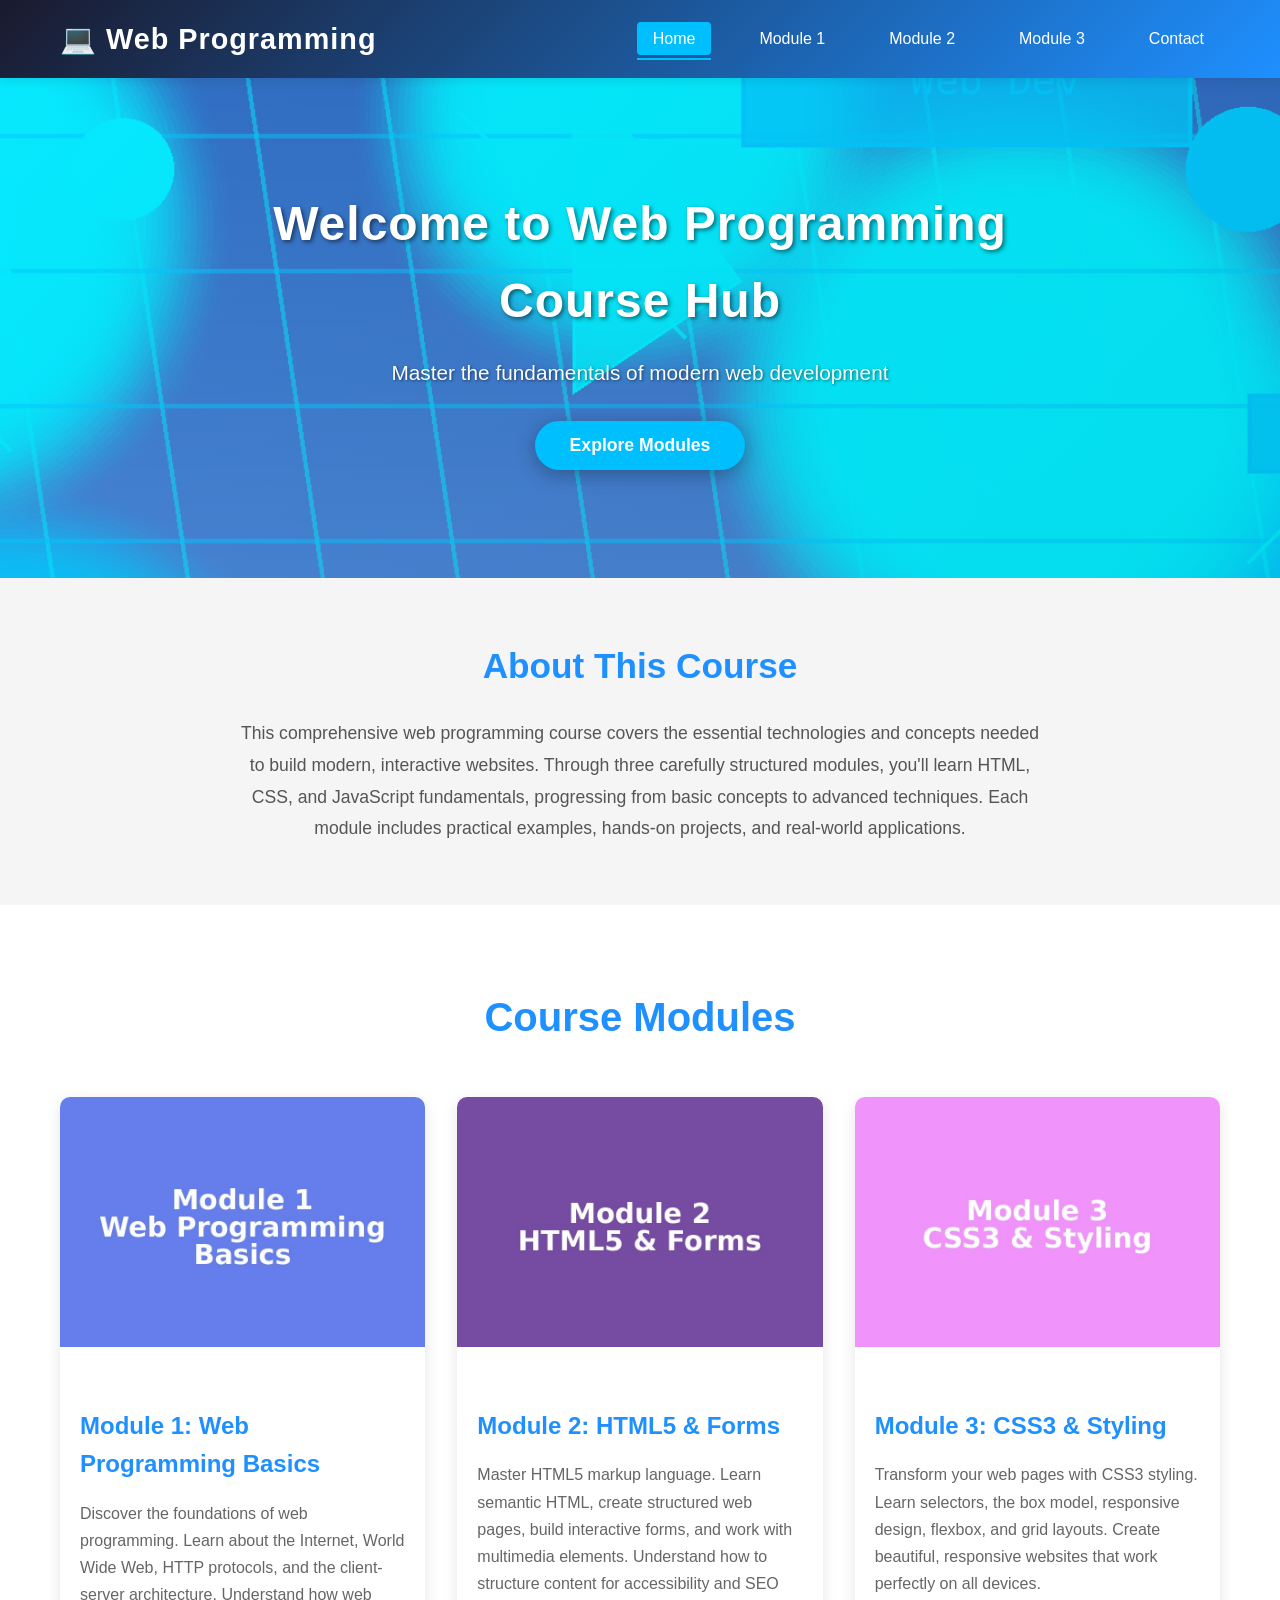
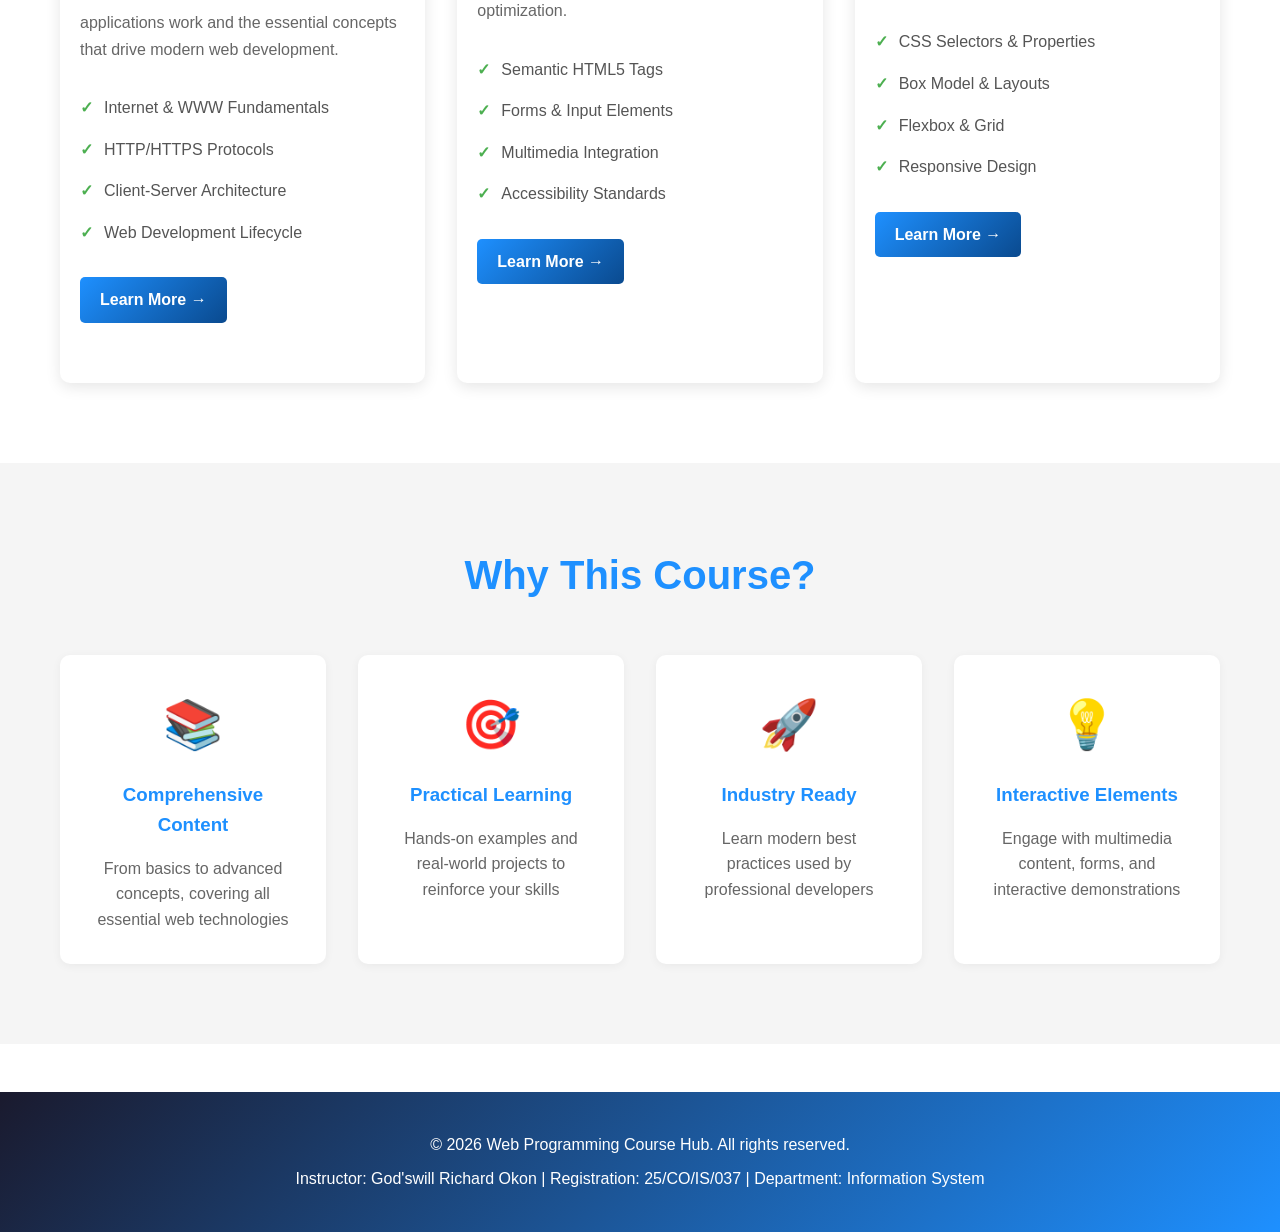
<file: index.html>
<!DOCTYPE html>
<html lang="en">
<head>
    <meta charset="UTF-8">
    <meta name="viewport" content="width=device-width, initial-scale=1.0">
    <title>Web Programming Course Hub</title>
    <link rel="stylesheet" href="css/style.css">
</head>
<body>
    <!-- Navigation Bar -->
    <nav class="navbar">
        <div class="nav-container">
            <div class="logo">
                <h1>💻 Web Programming</h1>
            </div>
            <ul class="nav-menu">
                <li><a href="index.html" class="active">Home</a></li>
                <li><a href="module1.html">Module 1</a></li>
                <li><a href="module2.html">Module 2</a></li>
                <li><a href="module3.html">Module 3</a></li>
                <li><a href="contact.html">Contact</a></li>
            </ul>
            <div class="hamburger">
                <span></span>
                <span></span>
                <span></span>
            </div>
        </div>
    </nav>

    <!-- Hero Section -->
    <section class="hero">
        <div class="hero-content">
            <h2>Welcome to Web Programming Course Hub</h2>
            <p>Master the fundamentals of modern web development</p>
            <button class="cta-button" onclick="scrollToModules()">Explore Modules</button>
        </div>
    </section>

    <!-- About Section -->
    <section class="about">
        <div class="container">
            <h2>About This Course</h2>
            <p>
                This comprehensive web programming course covers the essential technologies and concepts needed to build 
                modern, interactive websites. Through three carefully structured modules, you'll learn HTML, CSS, and JavaScript 
                fundamentals, progressing from basic concepts to advanced techniques. Each module includes practical examples, 
                hands-on projects, and real-world applications.
            </p>
        </div>
    </section>

    <!-- Modules Section -->
    <section class="modules" id="modules">
        <div class="container">
            <h2>Course Modules</h2>
            <div class="modules-grid">
                <!-- Module 1 -->
                <div class="module-card">
                    <div class="module-image">
                        <img src="images/module1.jpg" alt="Web Programming Basics">
                    </div>
                    <div class="module-content">
                        <h3>Module 1: Web Programming Basics</h3>
                        <p>
                            Discover the foundations of web programming. Learn about the Internet, World Wide Web, 
                            HTTP protocols, and the client-server architecture. Understand how web applications work 
                            and the essential concepts that drive modern web development.
                        </p>
                        <ul class="topics-list">
                            <li>Internet & WWW Fundamentals</li>
                            <li>HTTP/HTTPS Protocols</li>
                            <li>Client-Server Architecture</li>
                            <li>Web Development Lifecycle</li>
                        </ul>
                        <a href="module1.html" class="btn-learn-more">Learn More →</a>
                    </div>
                </div>

                <!-- Module 2 -->
                <div class="module-card">
                    <div class="module-image">
                        <img src="images/module2.jpg" alt="HTML5 & Forms">
                    </div>
                    <div class="module-content">
                        <h3>Module 2: HTML5 & Forms</h3>
                        <p>
                            Master HTML5 markup language. Learn semantic HTML, create structured web pages, 
                            build interactive forms, and work with multimedia elements. Understand how to structure 
                            content for accessibility and SEO optimization.
                        </p>
                        <ul class="topics-list">
                            <li>Semantic HTML5 Tags</li>
                            <li>Forms & Input Elements</li>
                            <li>Multimedia Integration</li>
                            <li>Accessibility Standards</li>
                        </ul>
                        <a href="module2.html" class="btn-learn-more">Learn More →</a>
                    </div>
                </div>

                <!-- Module 3 -->
                <div class="module-card">
                    <div class="module-image">
                        <img src="images/module3.jpg" alt="CSS3 & Styling">
                    </div>
                    <div class="module-content">
                        <h3>Module 3: CSS3 & Styling</h3>
                        <p>
                            Transform your web pages with CSS3 styling. Learn selectors, the box model, 
                            responsive design, flexbox, and grid layouts. Create beautiful, responsive websites 
                            that work perfectly on all devices.
                        </p>
                        <ul class="topics-list">
                            <li>CSS Selectors & Properties</li>
                            <li>Box Model & Layouts</li>
                            <li>Flexbox & Grid</li>
                            <li>Responsive Design</li>
                        </ul>
                        <a href="module3.html" class="btn-learn-more">Learn More →</a>
                    </div>
                </div>
            </div>
        </div>
    </section>

    <!-- Key Features Section -->
    <section class="features">
        <div class="container">
            <h2>Why This Course?</h2>
            <div class="features-grid">
                <div class="feature-box">
                    <div class="feature-icon">📚</div>
                    <h3>Comprehensive Content</h3>
                    <p>From basics to advanced concepts, covering all essential web technologies</p>
                </div>
                <div class="feature-box">
                    <div class="feature-icon">🎯</div>
                    <h3>Practical Learning</h3>
                    <p>Hands-on examples and real-world projects to reinforce your skills</p>
                </div>
                <div class="feature-box">
                    <div class="feature-icon">🚀</div>
                    <h3>Industry Ready</h3>
                    <p>Learn modern best practices used by professional developers</p>
                </div>
                <div class="feature-box">
                    <div class="feature-icon">💡</div>
                    <h3>Interactive Elements</h3>
                    <p>Engage with multimedia content, forms, and interactive demonstrations</p>
                </div>
            </div>
        </div>
    </section>

    <!-- Footer -->
    <footer class="footer">
        <div class="container">
            <p>&copy; 2026 Web Programming Course Hub. All rights reserved.</p>
            <p>Instructor: God'swill Richard Okon | Registration: 25/CO/IS/037 | Department: Information System</p>
        </div>
    </footer>

    <script src="js/script.js"></script>
</body>
</html>
</file>
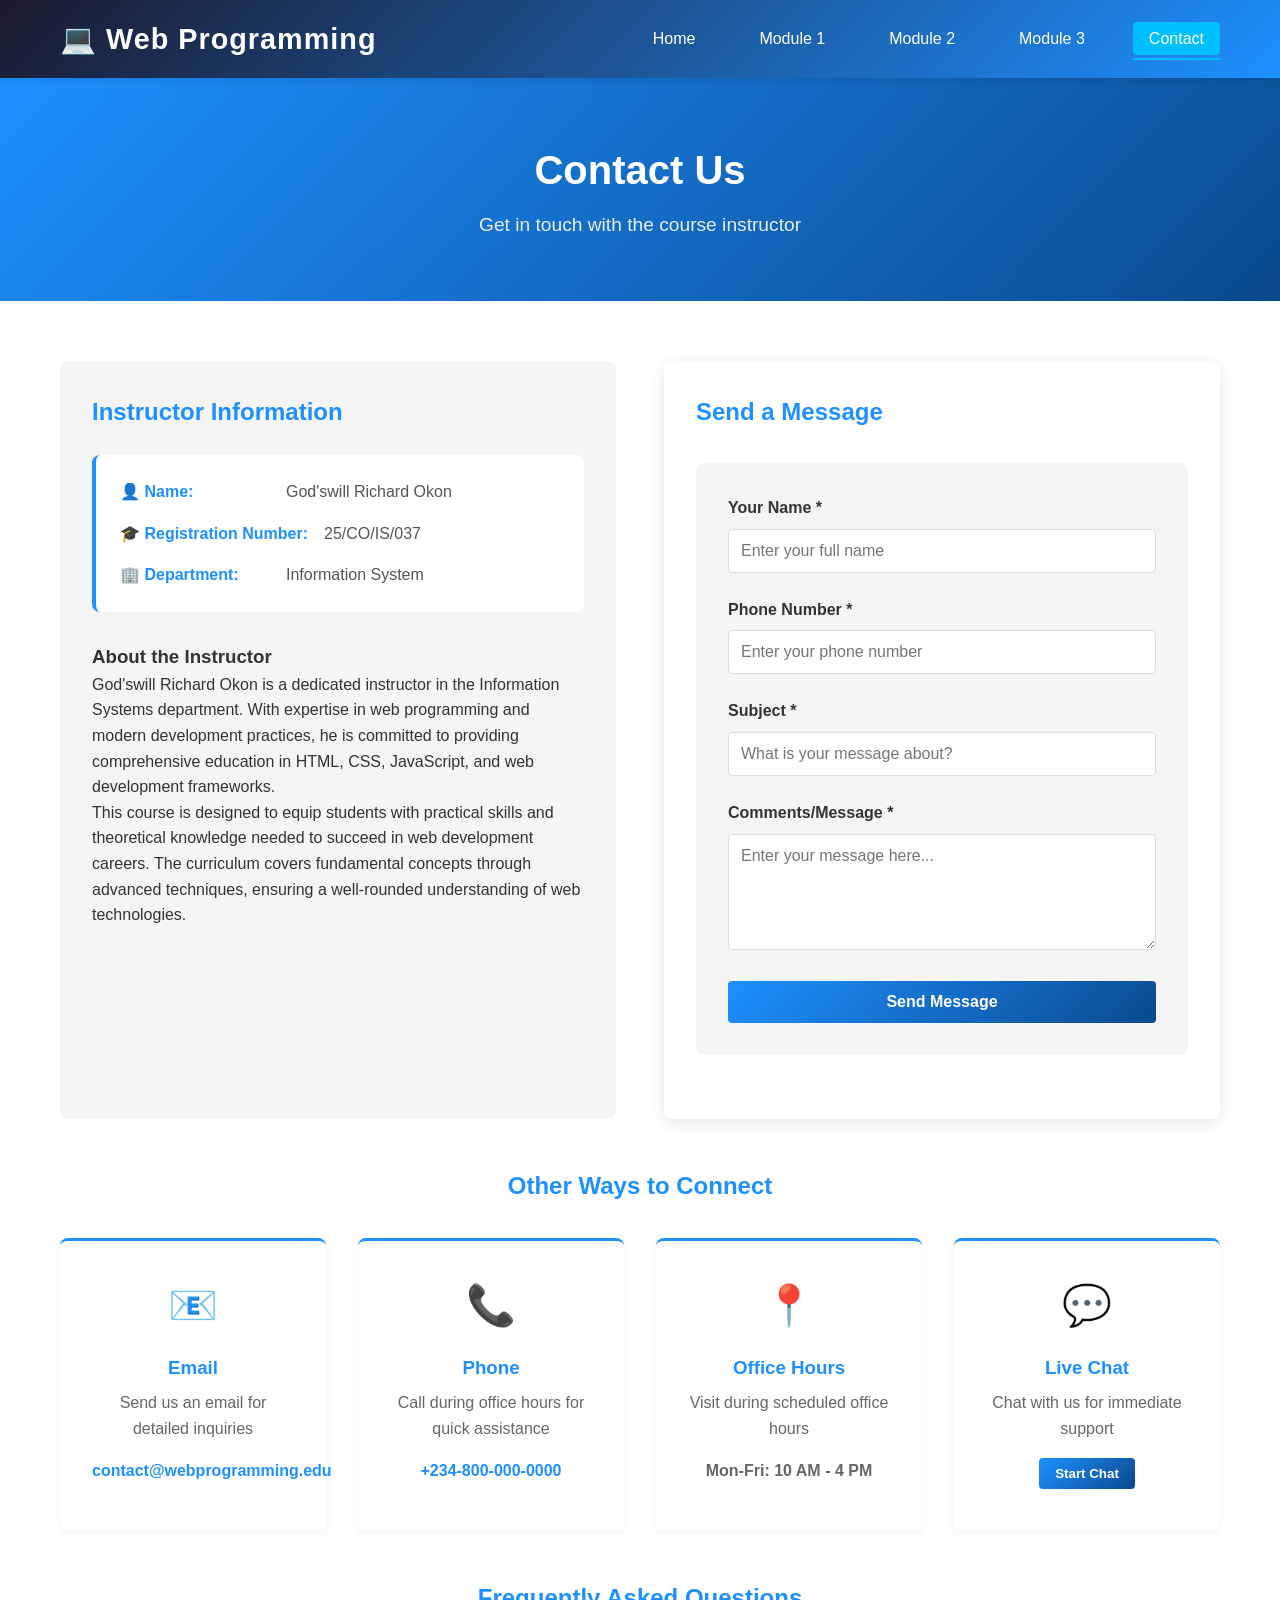
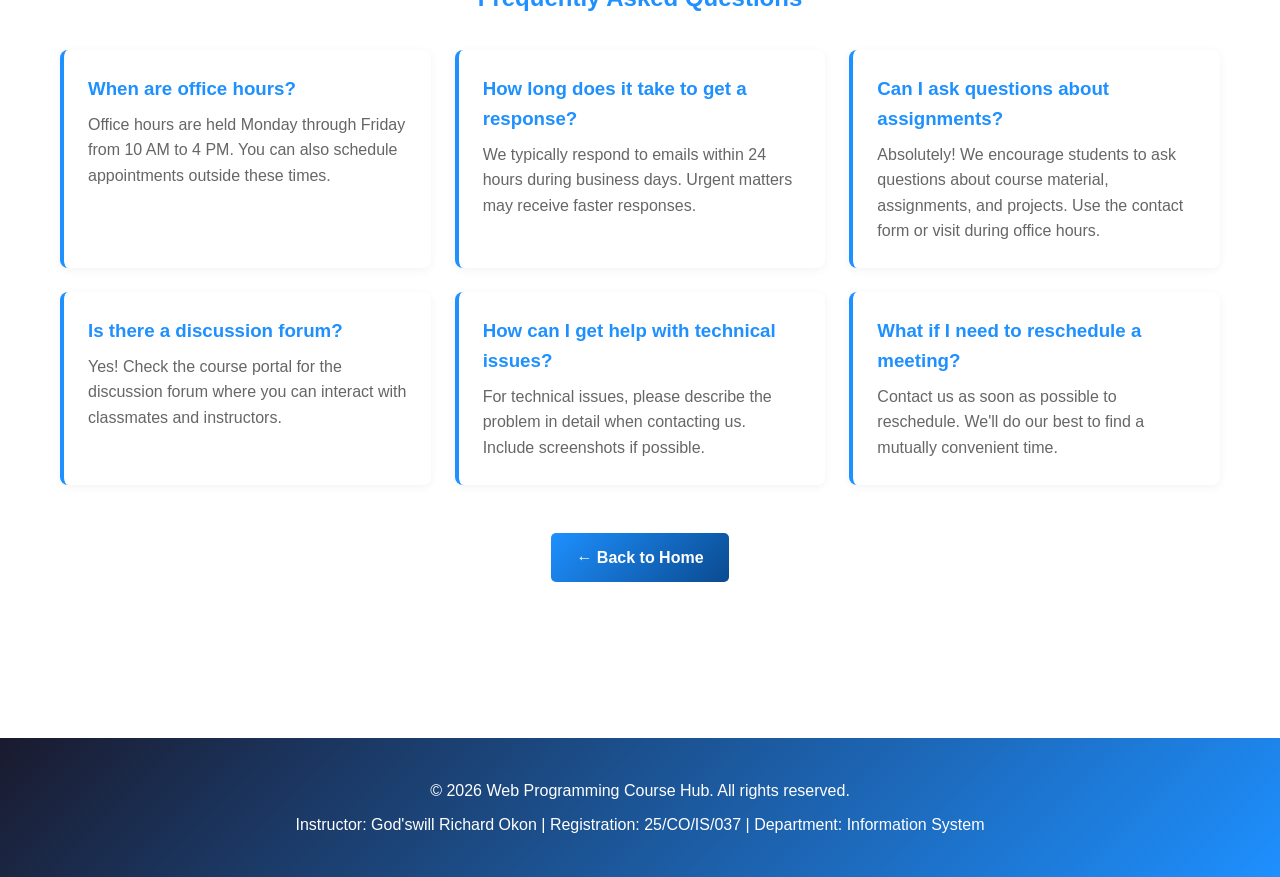
<file: contact.html>
<!DOCTYPE html>
<html lang="en">
<head>
    <meta charset="UTF-8">
    <meta name="viewport" content="width=device-width, initial-scale=1.0">
    <title>Contact - Web Programming Course</title>
    <link rel="stylesheet" href="css/style.css">
</head>
<body>
    <!-- Navigation Bar -->
    <nav class="navbar">
        <div class="nav-container">
            <div class="logo">
                <h1>💻 Web Programming</h1>
            </div>
            <ul class="nav-menu">
                <li><a href="index.html">Home</a></li>
                <li><a href="module1.html">Module 1</a></li>
                <li><a href="module2.html">Module 2</a></li>
                <li><a href="module3.html">Module 3</a></li>
                <li><a href="contact.html" class="active">Contact</a></li>
            </ul>
            <div class="hamburger">
                <span></span>
                <span></span>
                <span></span>
            </div>
        </div>
    </nav>

    <!-- Page Header -->
    <section class="module-header">
        <div class="container">
            <h1>Contact Us</h1>
            <p>Get in touch with the course instructor</p>
        </div>
    </section>

    <!-- Contact Content -->
    <section class="contact-section">
        <div class="container">
            <!-- Instructor Information -->
            <div class="contact-grid">
                <div class="instructor-info">
                    <h2>Instructor Information</h2>
                    <div class="info-card">
                        <div class="info-item">
                            <span class="info-label">👤 Name:</span>
                            <span class="info-value">God'swill Richard Okon</span>
                        </div>
                        <div class="info-item">
                            <span class="info-label">🎓 Registration Number:</span>
                            <span class="info-value">25/CO/IS/037</span>
                        </div>
                        <div class="info-item">
                            <span class="info-label">🏢 Department:</span>
                            <span class="info-value">Information System</span>
                        </div>
                    </div>

                    <h3 style="margin-top: 30px;">About the Instructor</h3>
                    <p>
                        God'swill Richard Okon is a dedicated instructor in the Information Systems department. 
                        With expertise in web programming and modern development practices, he is committed to 
                        providing comprehensive education in HTML, CSS, JavaScript, and web development frameworks.
                    </p>
                    <p>
                        This course is designed to equip students with practical skills and theoretical knowledge 
                        needed to succeed in web development careers. The curriculum covers fundamental concepts 
                        through advanced techniques, ensuring a well-rounded understanding of web technologies.
                    </p>
                </div>

                <!-- Contact Form -->
                <div class="contact-form-box">
                    <h2>Send a Message</h2>
                    <form class="contact-form" onsubmit="handleContactSubmit(event)">
                        <div class="form-group">
                            <label for="visitor-name">Your Name *</label>
                            <input 
                                type="text" 
                                id="visitor-name" 
                                name="visitor-name" 
                                placeholder="Enter your full name" 
                                required
                            >
                        </div>

                        <div class="form-group">
                            <label for="visitor-phone">Phone Number *</label>
                            <input 
                                type="tel" 
                                id="visitor-phone" 
                                name="visitor-phone" 
                                placeholder="Enter your phone number" 
                                required
                            >
                        </div>

                        <div class="form-group">
                            <label for="visitor-subject">Subject *</label>
                            <input 
                                type="text" 
                                id="visitor-subject" 
                                name="visitor-subject" 
                                placeholder="What is your message about?" 
                                required
                            >
                        </div>

                        <div class="form-group">
                            <label for="visitor-comments">Comments/Message *</label>
                            <textarea 
                                id="visitor-comments" 
                                name="visitor-comments" 
                                placeholder="Enter your message here..." 
                                rows="5" 
                                required
                            ></textarea>
                        </div>

                        <button type="submit" class="btn-submit">Send Message</button>
                    </form>
                    <div id="form-message" class="form-message"></div>
                </div>
            </div>

            <!-- Contact Methods -->
            <div class="contact-methods">
                <h2>Other Ways to Connect</h2>
                <div class="methods-grid">
                    <div class="method-card">
                        <div class="method-icon">📧</div>
                        <h3>Email</h3>
                        <p>Send us an email for detailed inquiries</p>
                        <a href="mailto:contact@webprogramming.edu" class="method-link">contact@webprogramming.edu</a>
                    </div>
                    <div class="method-card">
                        <div class="method-icon">📞</div>
                        <h3>Phone</h3>
                        <p>Call during office hours for quick assistance</p>
                        <a href="tel:+234-800-000-0000" class="method-link">+234-800-000-0000</a>
                    </div>
                    <div class="method-card">
                        <div class="method-icon">📍</div>
                        <h3>Office Hours</h3>
                        <p>Visit during scheduled office hours</p>
                        <p class="method-link">Mon-Fri: 10 AM - 4 PM</p>
                    </div>
                    <div class="method-card">
                        <div class="method-icon">💬</div>
                        <h3>Live Chat</h3>
                        <p>Chat with us for immediate support</p>
                        <button class="method-link" onclick="alert('Live chat feature coming soon!')">Start Chat</button>
                    </div>
                </div>
            </div>

            <!-- FAQ Section -->
            <div class="faq-section">
                <h2>Frequently Asked Questions</h2>
                <div class="faq-grid">
                    <div class="faq-item">
                        <h3>When are office hours?</h3>
                        <p>Office hours are held Monday through Friday from 10 AM to 4 PM. You can also schedule appointments outside these times.</p>
                    </div>
                    <div class="faq-item">
                        <h3>How long does it take to get a response?</h3>
                        <p>We typically respond to emails within 24 hours during business days. Urgent matters may receive faster responses.</p>
                    </div>
                    <div class="faq-item">
                        <h3>Can I ask questions about assignments?</h3>
                        <p>Absolutely! We encourage students to ask questions about course material, assignments, and projects. Use the contact form or visit during office hours.</p>
                    </div>
                    <div class="faq-item">
                        <h3>Is there a discussion forum?</h3>
                        <p>Yes! Check the course portal for the discussion forum where you can interact with classmates and instructors.</p>
                    </div>
                    <div class="faq-item">
                        <h3>How can I get help with technical issues?</h3>
                        <p>For technical issues, please describe the problem in detail when contacting us. Include screenshots if possible.</p>
                    </div>
                    <div class="faq-item">
                        <h3>What if I need to reschedule a meeting?</h3>
                        <p>Contact us as soon as possible to reschedule. We'll do our best to find a mutually convenient time.</p>
                    </div>
                </div>
            </div>

            <!-- Navigation -->
            <div class="module-navigation">
                <a href="index.html" class="btn-nav">← Back to Home</a>
            </div>
        </div>
    </section>

    <!-- Footer -->
    <footer class="footer">
        <div class="container">
            <p>&copy; 2026 Web Programming Course Hub. All rights reserved.</p>
            <p>Instructor: God'swill Richard Okon | Registration: 25/CO/IS/037 | Department: Information System</p>
        </div>
    </footer>

    <script src="js/script.js"></script>
</body>
</html>
</file>
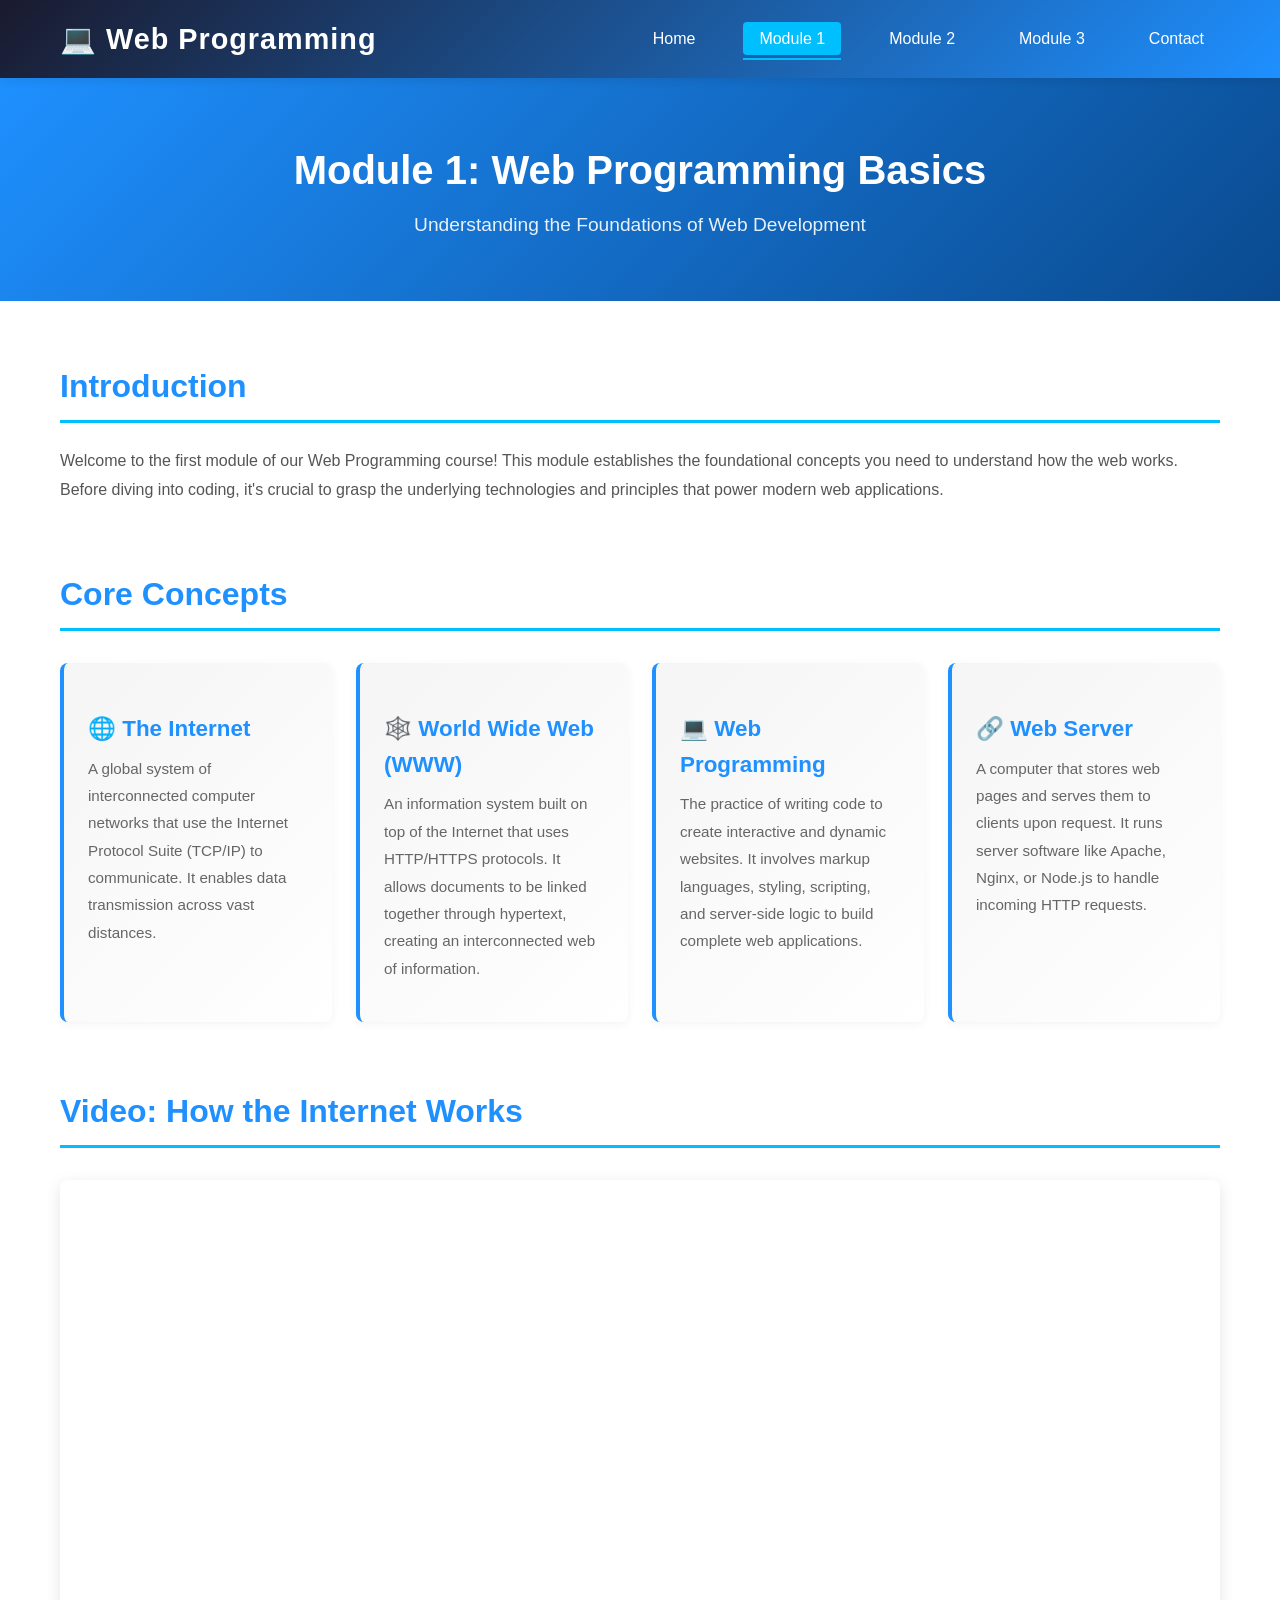
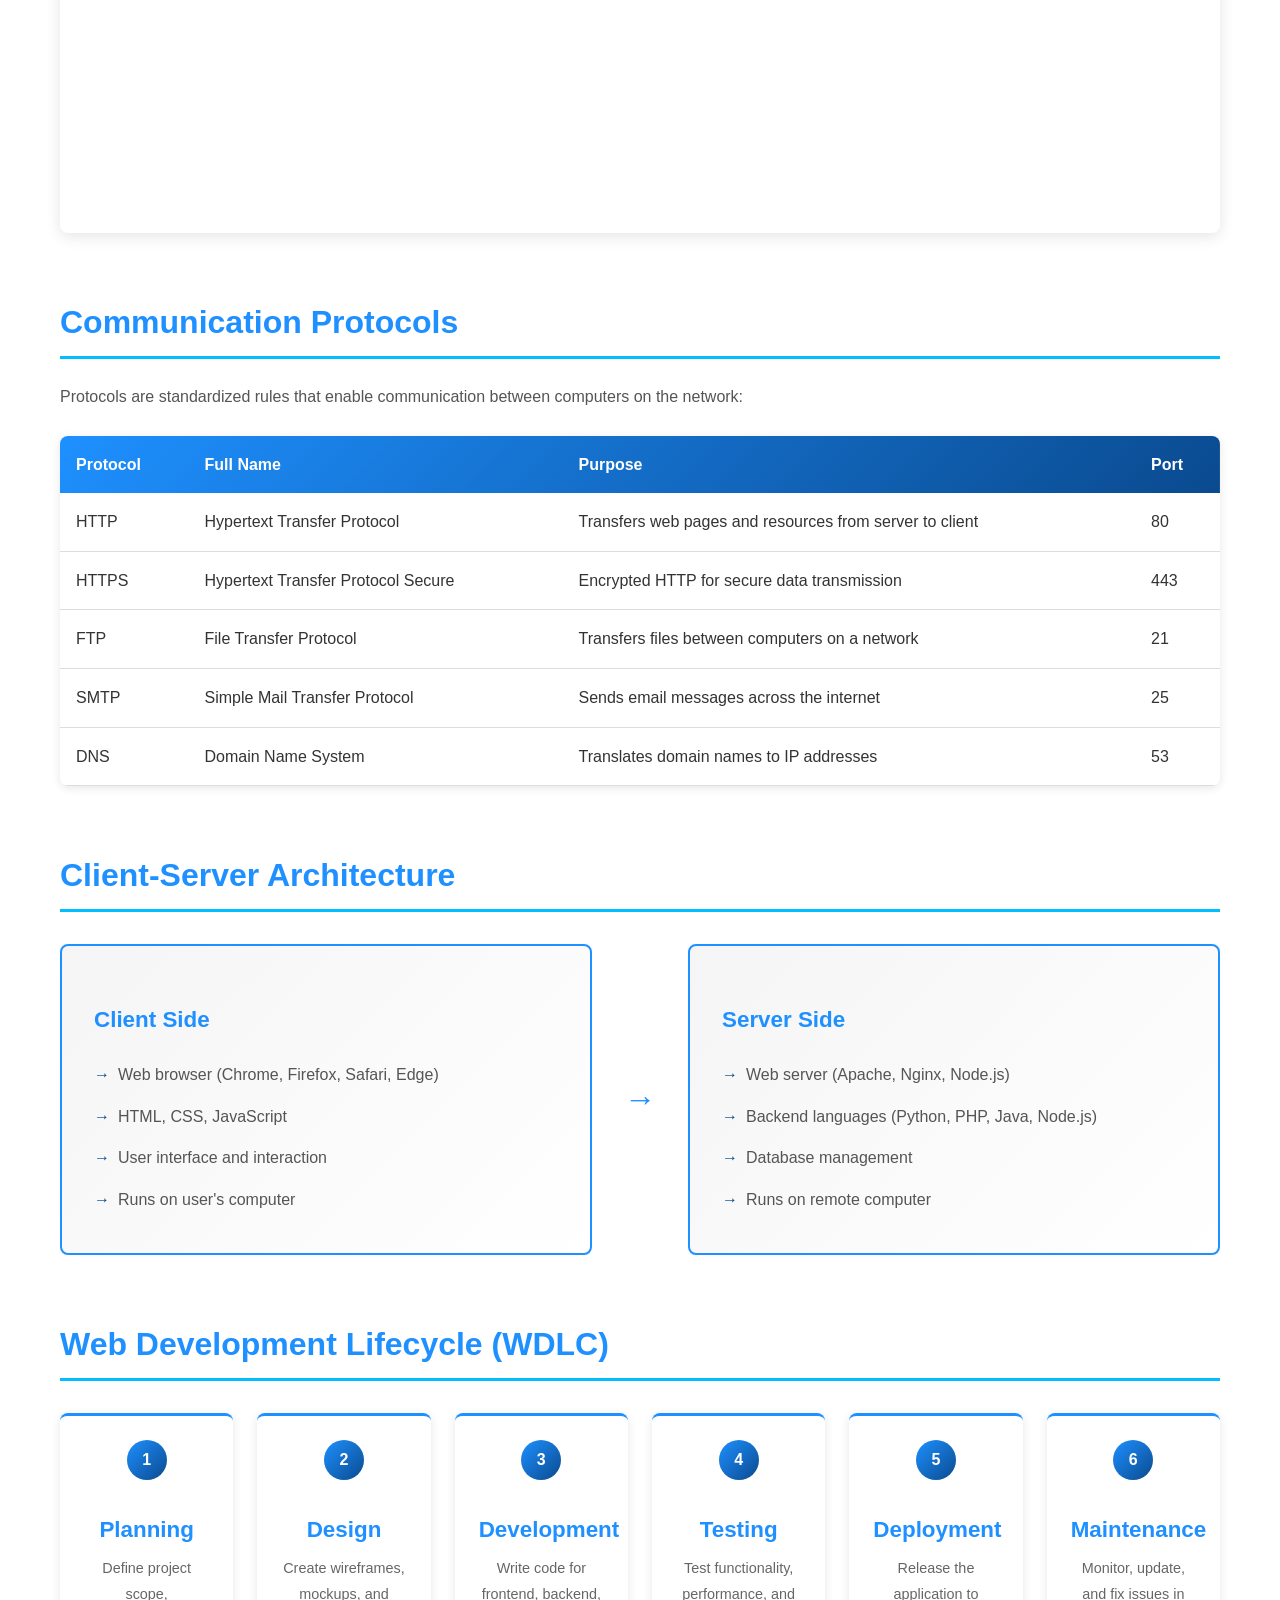
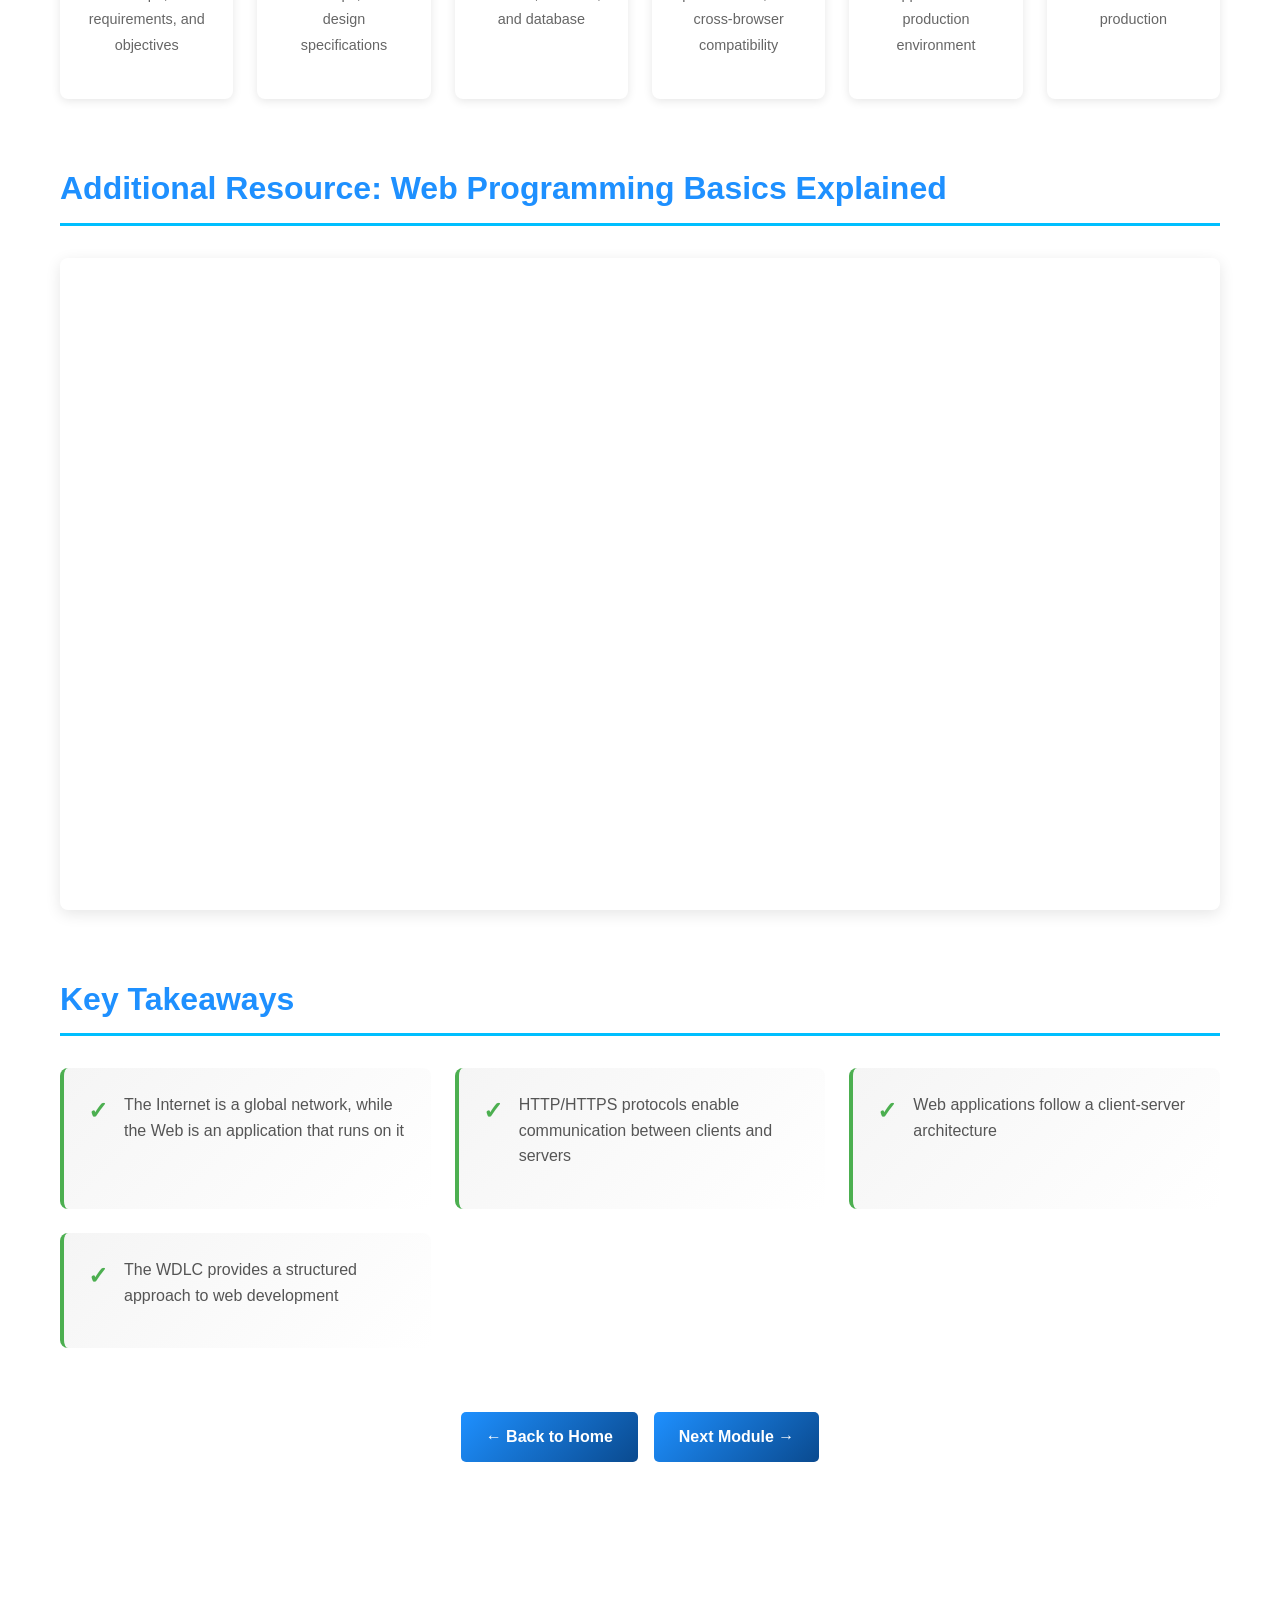
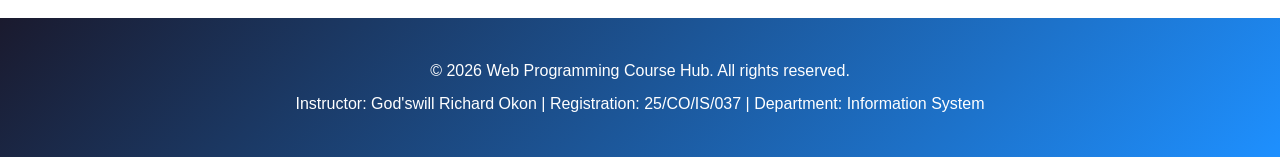
<file: module1.html>
<!DOCTYPE html>
<html lang="en">
<head>
    <meta charset="UTF-8">
    <meta name="viewport" content="width=device-width, initial-scale=1.0">
    <title>Module 1: Web Programming Basics</title>
    <link rel="stylesheet" href="css/style.css">
</head>
<body>
    <!-- Navigation Bar -->
    <nav class="navbar">
        <div class="nav-container">
            <div class="logo">
                <h1>💻 Web Programming</h1>
            </div>
            <ul class="nav-menu">
                <li><a href="index.html">Home</a></li>
                <li><a href="module1.html" class="active">Module 1</a></li>
                <li><a href="module2.html">Module 2</a></li>
                <li><a href="module3.html">Module 3</a></li>
                <li><a href="contact.html">Contact</a></li>
            </ul>
            <div class="hamburger">
                <span></span>
                <span></span>
                <span></span>
            </div>
        </div>
    </nav>

    <!-- Module Header -->
    <section class="module-header">
        <div class="container">
            <h1>Module 1: Web Programming Basics</h1>
            <p>Understanding the Foundations of Web Development</p>
        </div>
    </section>

    <!-- Module Content -->
    <section class="module-content">
        <div class="container">
            <!-- Introduction -->
            <div class="content-section">
                <h2>Introduction</h2>
                <p>
                    Welcome to the first module of our Web Programming course! This module establishes the foundational 
                    concepts you need to understand how the web works. Before diving into coding, it's crucial to grasp 
                    the underlying technologies and principles that power modern web applications.
                </p>
            </div>

            <!-- Core Concepts -->
            <div class="content-section">
                <h2>Core Concepts</h2>
                <div class="concepts-grid">
                    <div class="concept-card">
                        <h3>🌐 The Internet</h3>
                        <p>
                            A global system of interconnected computer networks that use the Internet Protocol Suite (TCP/IP) 
                            to communicate. It enables data transmission across vast distances.
                        </p>
                    </div>
                    <div class="concept-card">
                        <h3>🕸️ World Wide Web (WWW)</h3>
                        <p>
                            An information system built on top of the Internet that uses HTTP/HTTPS protocols. It allows 
                            documents to be linked together through hypertext, creating an interconnected web of information.
                        </p>
                    </div>
                    <div class="concept-card">
                        <h3>💻 Web Programming</h3>
                        <p>
                            The practice of writing code to create interactive and dynamic websites. It involves markup languages, 
                            styling, scripting, and server-side logic to build complete web applications.
                        </p>
                    </div>
                    <div class="concept-card">
                        <h3>🔗 Web Server</h3>
                        <p>
                            A computer that stores web pages and serves them to clients upon request. It runs server software 
                            like Apache, Nginx, or Node.js to handle incoming HTTP requests.
                        </p>
                    </div>
                </div>
            </div>

            <!-- Video: How the Internet Works -->
            <div class="content-section">
                <h2>Video: How the Internet Works</h2>
                <div class="video-container">
                    <iframe width="100%" height="500" src="https://www.youtube.com/embed/TNQsmPf24go" title="How the Internet Works" frameborder="0" allow="accelerometer; autoplay; clipboard-write; encrypted-media; gyroscope; picture-in-picture" allowfullscreen></iframe>
                </div>
            </div>

            <!-- Communication Protocols -->
            <div class="content-section">
                <h2>Communication Protocols</h2>
                <p>Protocols are standardized rules that enable communication between computers on the network:</p>
                <table class="protocols-table">
                    <thead>
                        <tr>
                            <th>Protocol</th>
                            <th>Full Name</th>
                            <th>Purpose</th>
                            <th>Port</th>
                        </tr>
                    </thead>
                    <tbody>
                        <tr>
                            <td>HTTP</td>
                            <td>Hypertext Transfer Protocol</td>
                            <td>Transfers web pages and resources from server to client</td>
                            <td>80</td>
                        </tr>
                        <tr>
                            <td>HTTPS</td>
                            <td>Hypertext Transfer Protocol Secure</td>
                            <td>Encrypted HTTP for secure data transmission</td>
                            <td>443</td>
                        </tr>
                        <tr>
                            <td>FTP</td>
                            <td>File Transfer Protocol</td>
                            <td>Transfers files between computers on a network</td>
                            <td>21</td>
                        </tr>
                        <tr>
                            <td>SMTP</td>
                            <td>Simple Mail Transfer Protocol</td>
                            <td>Sends email messages across the internet</td>
                            <td>25</td>
                        </tr>
                        <tr>
                            <td>DNS</td>
                            <td>Domain Name System</td>
                            <td>Translates domain names to IP addresses</td>
                            <td>53</td>
                        </tr>
                    </tbody>
                </table>
            </div>

            <!-- Client-Server Architecture -->
            <div class="content-section">
                <h2>Client-Server Architecture</h2>
                <div class="architecture-box">
                    <div class="architecture-item">
                        <h3>Client Side</h3>
                        <ul>
                            <li>Web browser (Chrome, Firefox, Safari, Edge)</li>
                            <li>HTML, CSS, JavaScript</li>
                            <li>User interface and interaction</li>
                            <li>Runs on user's computer</li>
                        </ul>
                    </div>
                    <div class="architecture-arrow">→</div>
                    <div class="architecture-item">
                        <h3>Server Side</h3>
                        <ul>
                            <li>Web server (Apache, Nginx, Node.js)</li>
                            <li>Backend languages (Python, PHP, Java, Node.js)</li>
                            <li>Database management</li>
                            <li>Runs on remote computer</li>
                        </ul>
                    </div>
                </div>
            </div>

            <!-- Web Development Lifecycle -->
            <div class="content-section">
                <h2>Web Development Lifecycle (WDLC)</h2>
                <div class="lifecycle-steps">
                    <div class="step">
                        <div class="step-number">1</div>
                        <h3>Planning</h3>
                        <p>Define project scope, requirements, and objectives</p>
                    </div>
                    <div class="step">
                        <div class="step-number">2</div>
                        <h3>Design</h3>
                        <p>Create wireframes, mockups, and design specifications</p>
                    </div>
                    <div class="step">
                        <div class="step-number">3</div>
                        <h3>Development</h3>
                        <p>Write code for frontend, backend, and database</p>
                    </div>
                    <div class="step">
                        <div class="step-number">4</div>
                        <h3>Testing</h3>
                        <p>Test functionality, performance, and cross-browser compatibility</p>
                    </div>
                    <div class="step">
                        <div class="step-number">5</div>
                        <h3>Deployment</h3>
                        <p>Release the application to production environment</p>
                    </div>
                    <div class="step">
                        <div class="step-number">6</div>
                        <h3>Maintenance</h3>
                        <p>Monitor, update, and fix issues in production</p>
                    </div>
                </div>
            </div>

            <!-- Additional Resource Video -->
            <div class="content-section">
                <h2>Additional Resource: Web Programming Basics Explained</h2>
                <div class="video-container">
                    <iframe width="100%" height="500" src="https://www.youtube.com/embed/kDyJN7Y5DyU" title="Web Programming Basics" frameborder="0" allow="accelerometer; autoplay; clipboard-write; encrypted-media; gyroscope; picture-in-picture" allowfullscreen></iframe>
                </div>
            </div>

            <!-- Key Takeaways -->
            <div class="content-section">
                <h2>Key Takeaways</h2>
                <div class="takeaways-list">
                    <div class="takeaway-item">
                        <span class="checkmark">✓</span>
                        <p>The Internet is a global network, while the Web is an application that runs on it</p>
                    </div>
                    <div class="takeaway-item">
                        <span class="checkmark">✓</span>
                        <p>HTTP/HTTPS protocols enable communication between clients and servers</p>
                    </div>
                    <div class="takeaway-item">
                        <span class="checkmark">✓</span>
                        <p>Web applications follow a client-server architecture</p>
                    </div>
                    <div class="takeaway-item">
                        <span class="checkmark">✓</span>
                        <p>The WDLC provides a structured approach to web development</p>
                    </div>
                </div>
            </div>

            <!-- Navigation Buttons -->
            <div class="module-navigation">
                <a href="index.html" class="btn-nav">← Back to Home</a>
                <a href="module2.html" class="btn-nav">Next Module →</a>
            </div>
        </div>
    </section>

    <!-- Footer -->
    <footer class="footer">
        <div class="container">
            <p>&copy; 2026 Web Programming Course Hub. All rights reserved.</p>
            <p>Instructor: God'swill Richard Okon | Registration: 25/CO/IS/037 | Department: Information System</p>
        </div>
    </footer>

    <script src="js/script.js"></script>
</body>
</html>
</file>
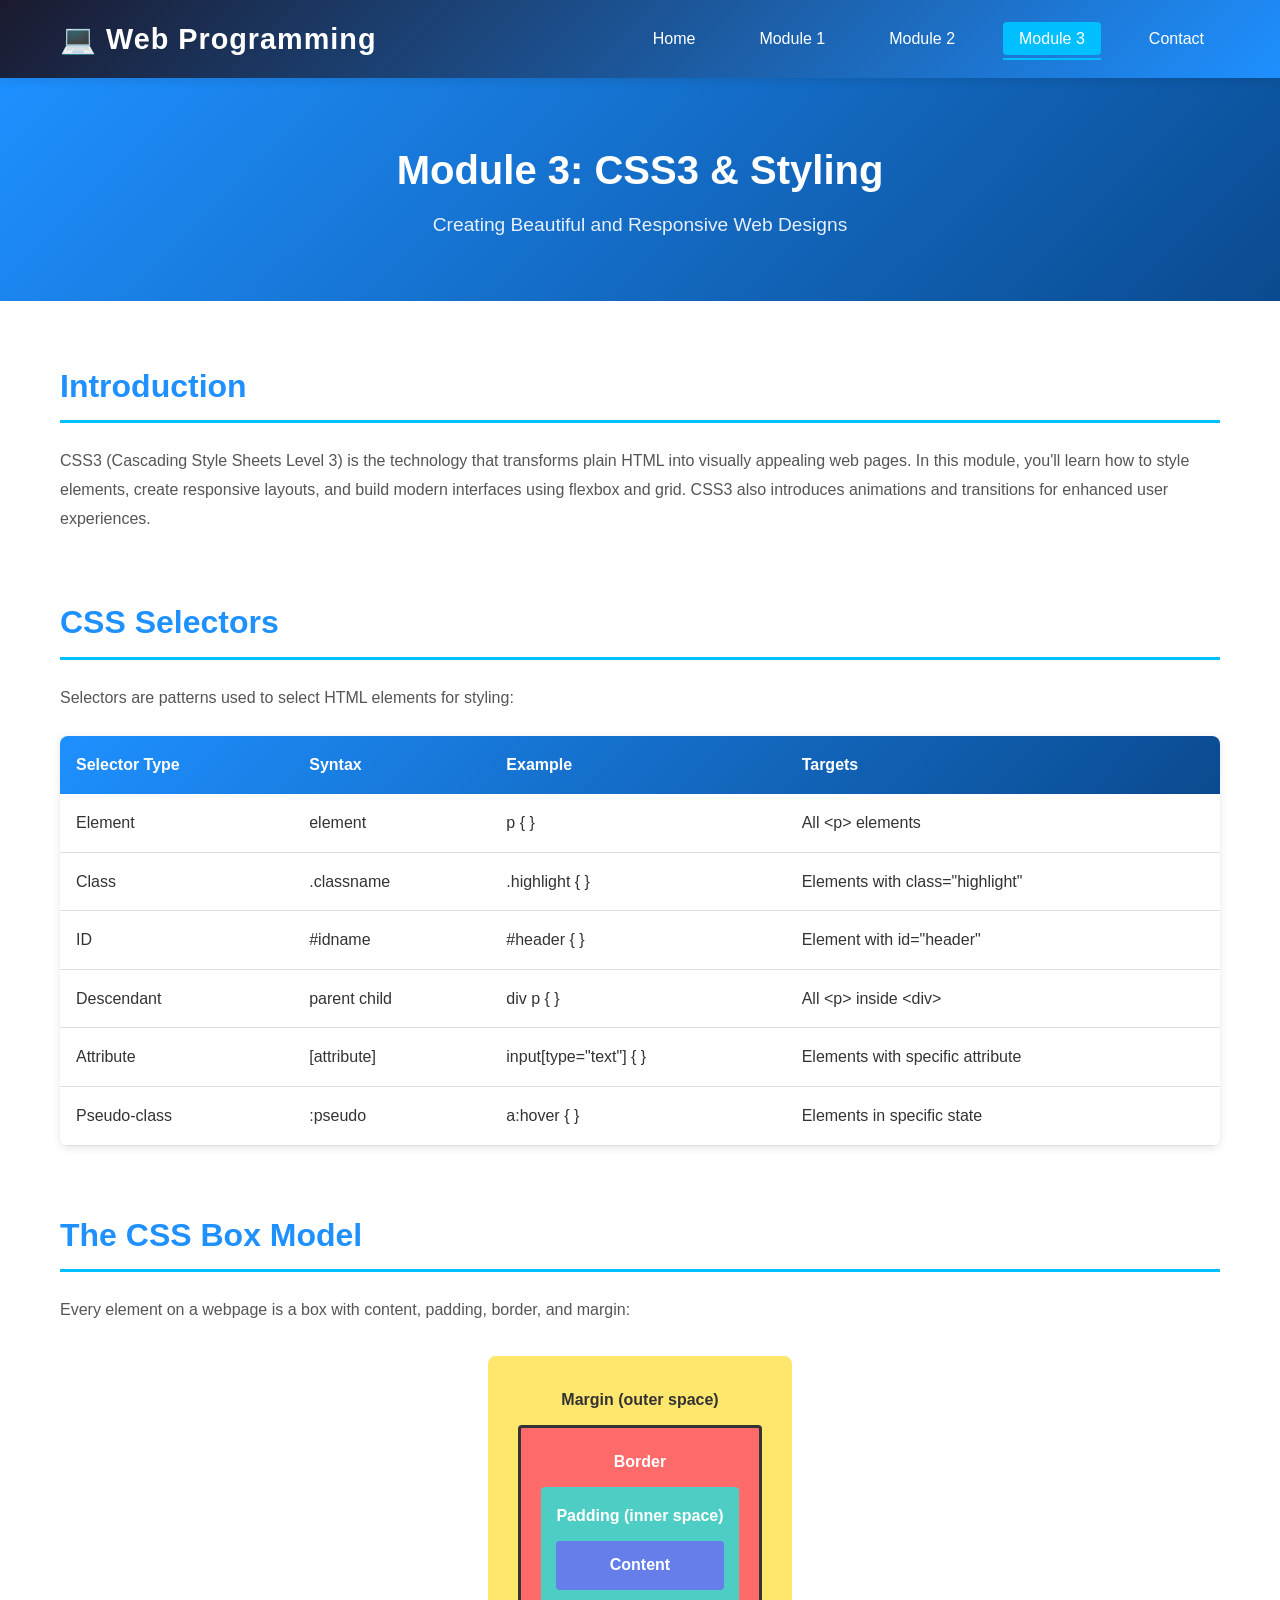
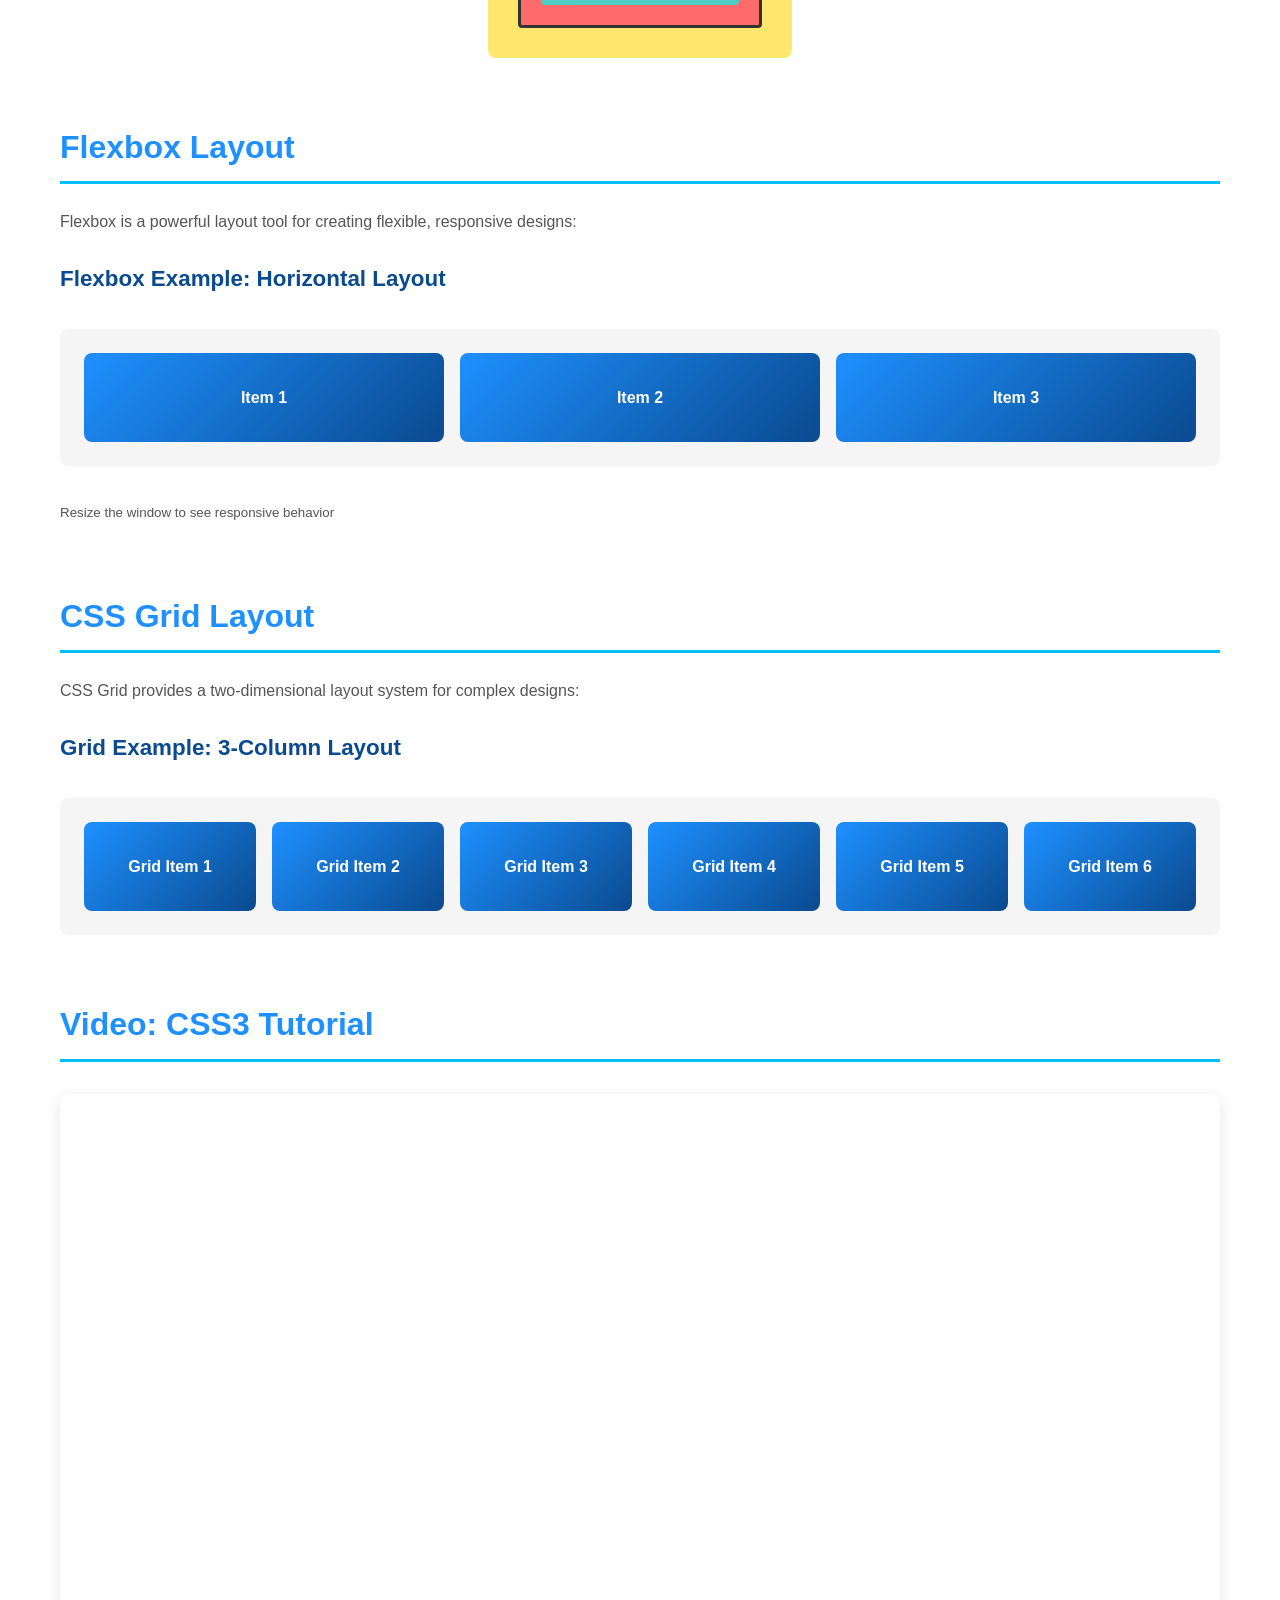
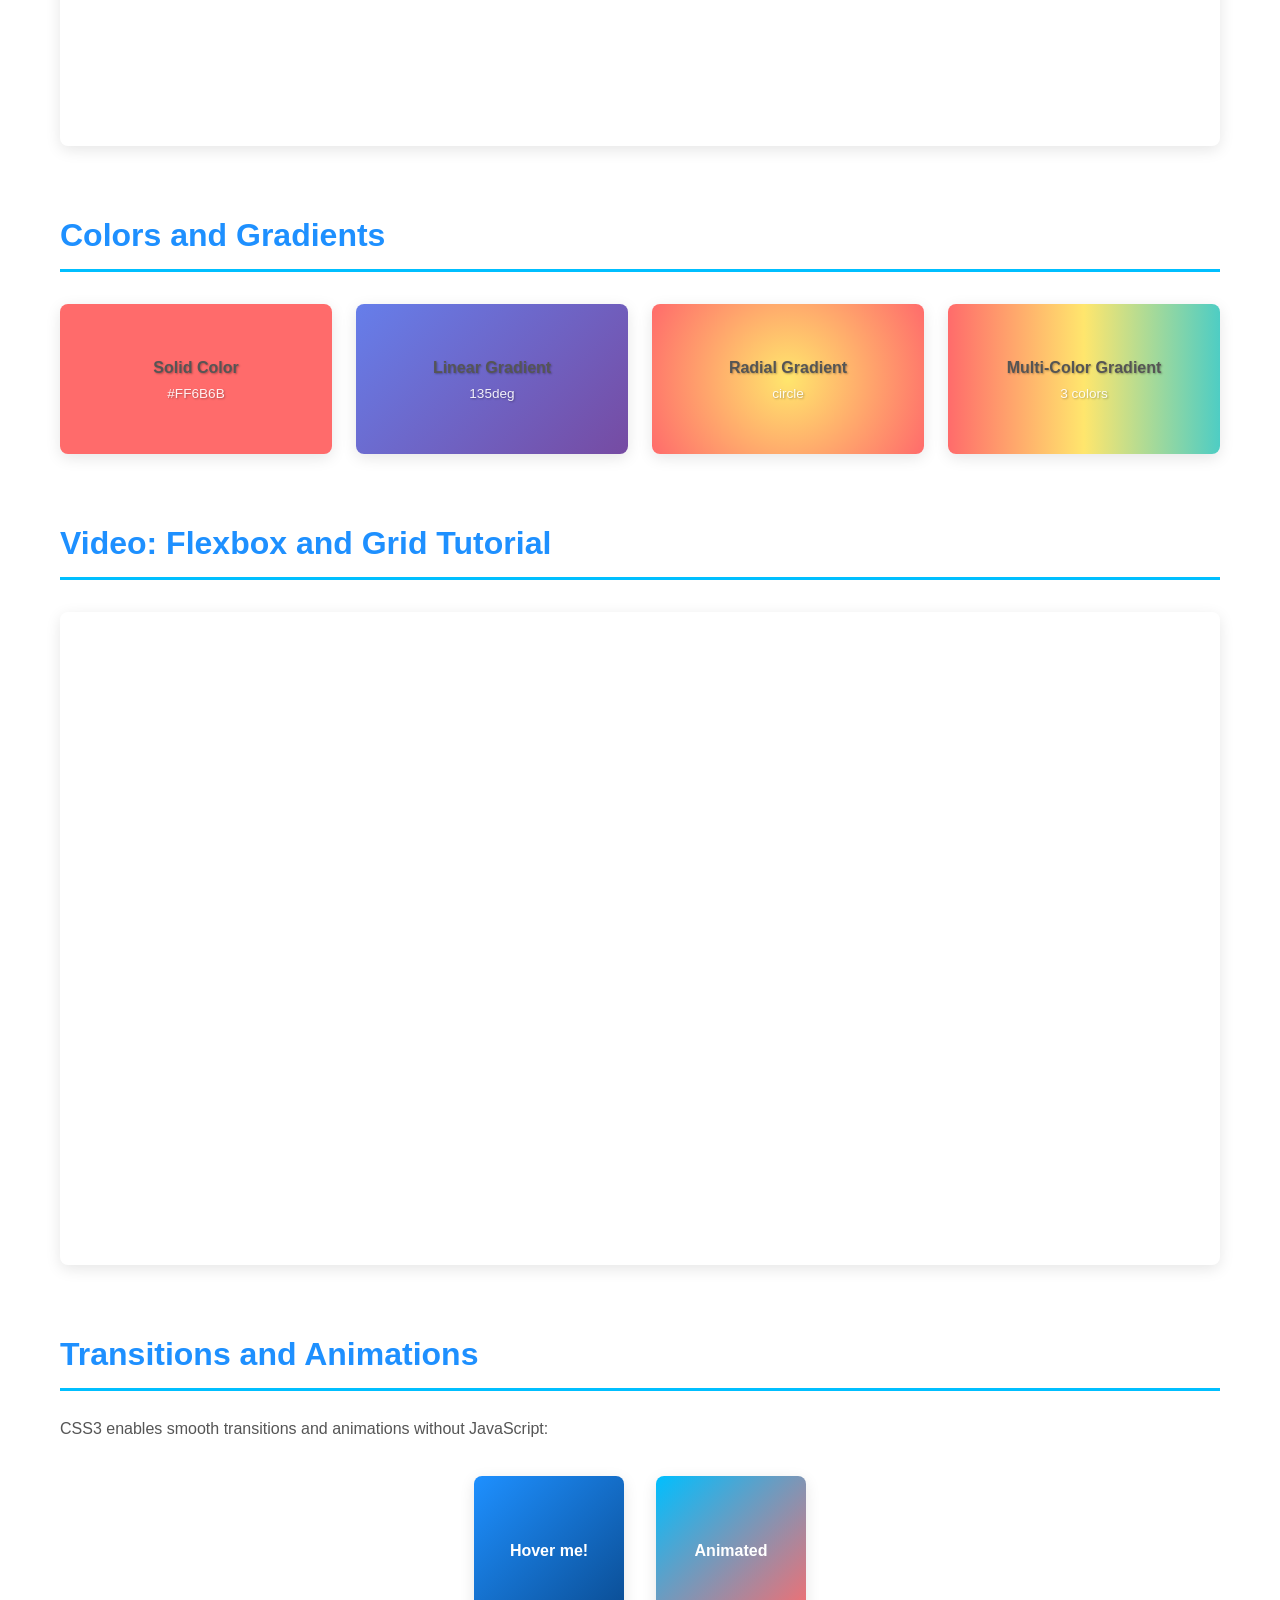
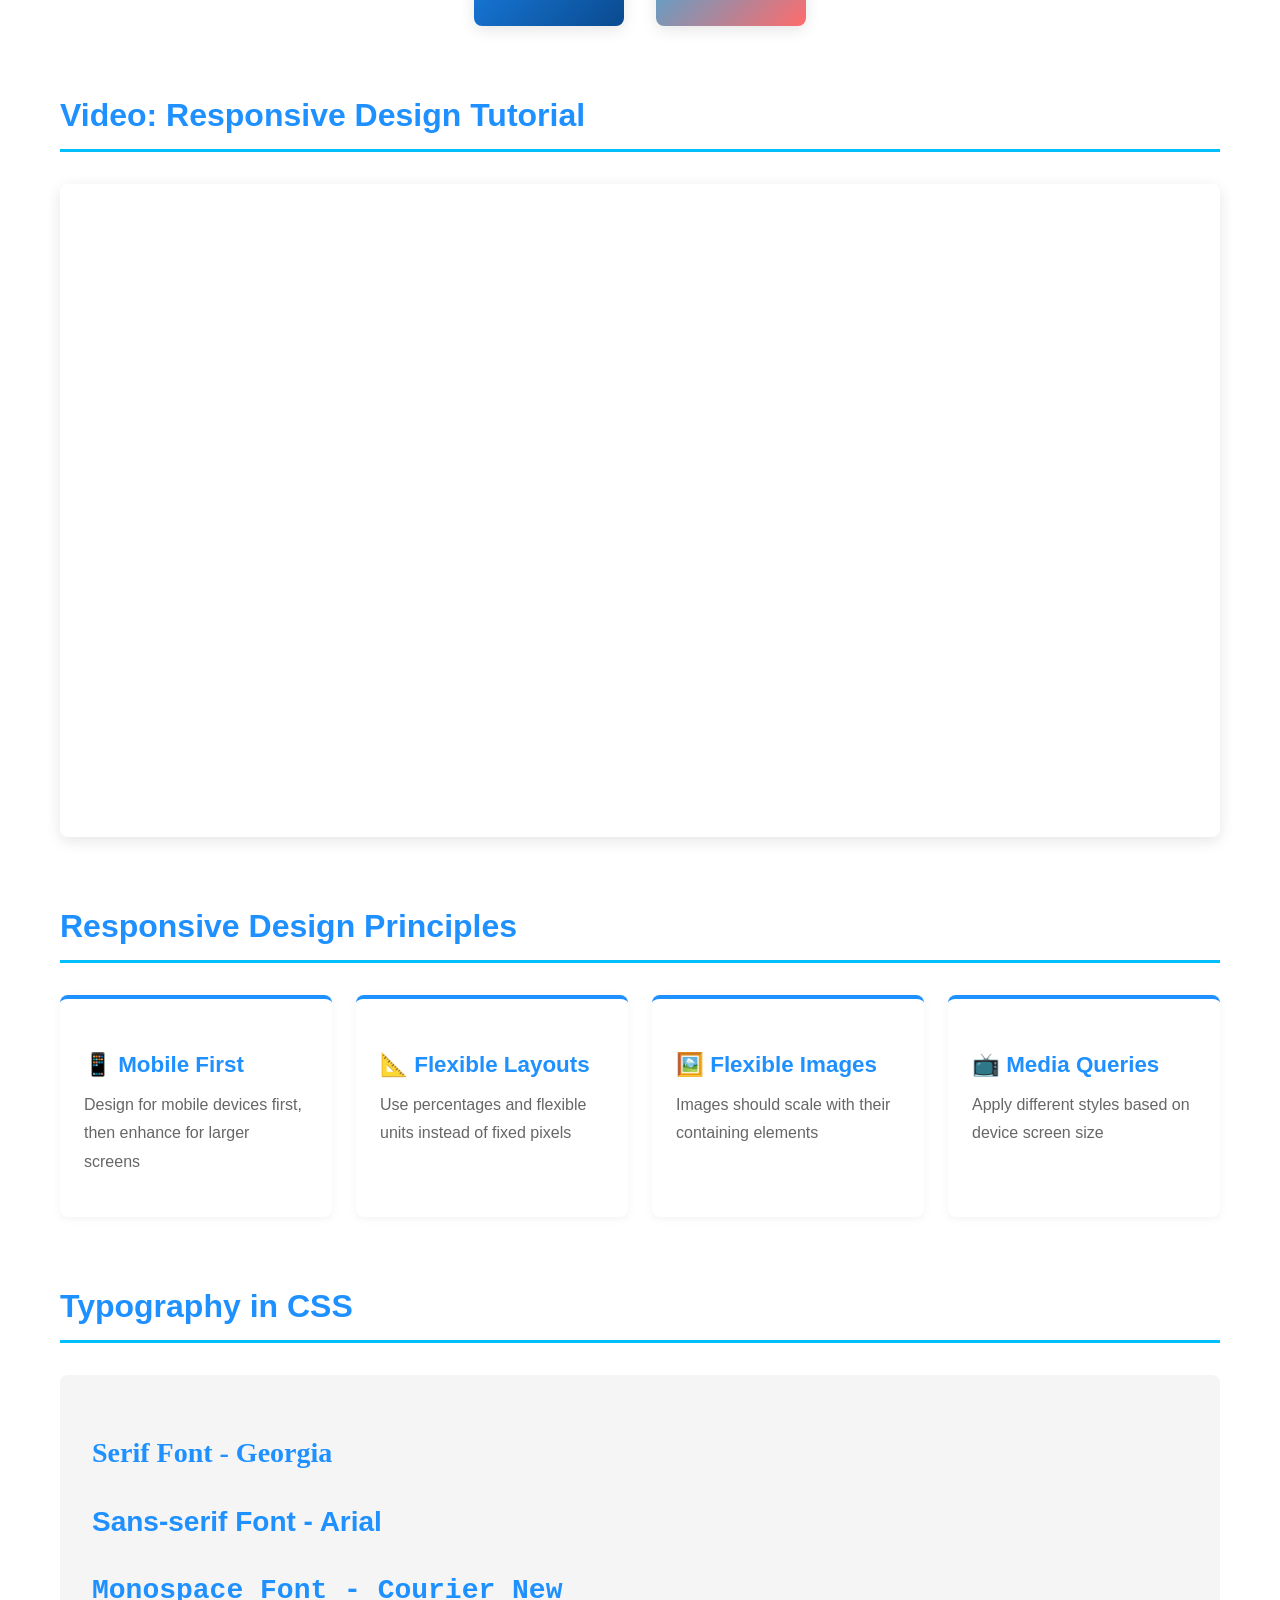
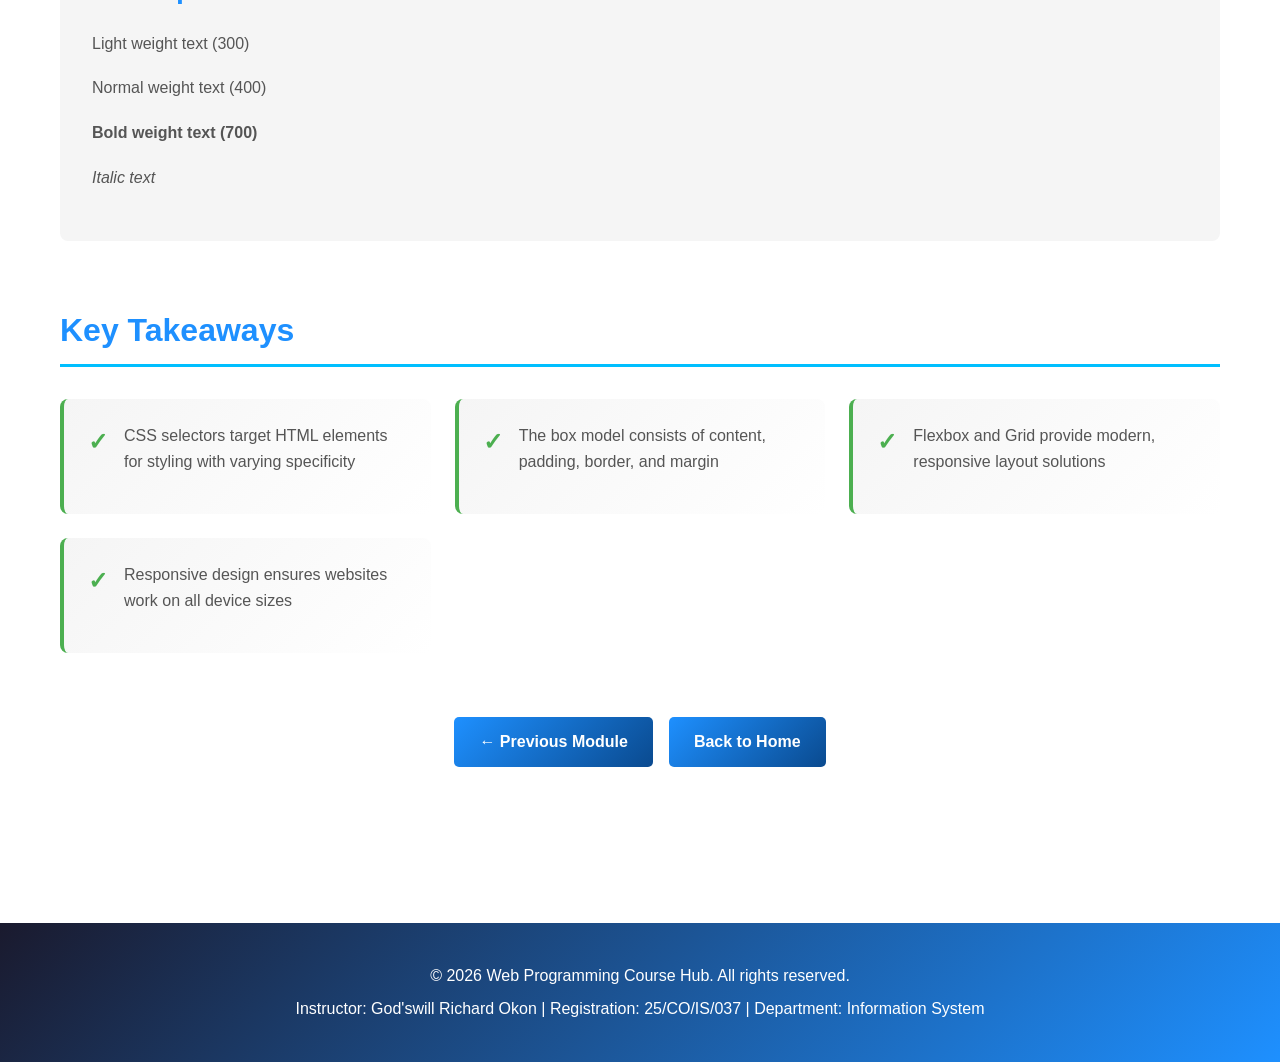
<file: module3.html>
<!DOCTYPE html>
<html lang="en">
<head>
    <meta charset="UTF-8">
    <meta name="viewport" content="width=device-width, initial-scale=1.0">
    <title>Module 3: CSS3 & Styling</title>
    <link rel="stylesheet" href="css/style.css">
</head>
<body>
    <!-- Navigation Bar -->
    <nav class="navbar">
        <div class="nav-container">
            <div class="logo">
                <h1>💻 Web Programming</h1>
            </div>
            <ul class="nav-menu">
                <li><a href="index.html">Home</a></li>
                <li><a href="module1.html">Module 1</a></li>
                <li><a href="module2.html">Module 2</a></li>
                <li><a href="module3.html" class="active">Module 3</a></li>
                <li><a href="contact.html">Contact</a></li>
            </ul>
            <div class="hamburger">
                <span></span>
                <span></span>
                <span></span>
            </div>
        </div>
    </nav>

    <!-- Module Header -->
    <section class="module-header">
        <div class="container">
            <h1>Module 3: CSS3 & Styling</h1>
            <p>Creating Beautiful and Responsive Web Designs</p>
        </div>
    </section>

    <!-- Module Content -->
    <section class="module-content">
        <div class="container">
            <!-- Introduction -->
            <div class="content-section">
                <h2>Introduction</h2>
                <p>
                    CSS3 (Cascading Style Sheets Level 3) is the technology that transforms plain HTML into visually 
                    appealing web pages. In this module, you'll learn how to style elements, create responsive layouts, 
                    and build modern interfaces using flexbox and grid. CSS3 also introduces animations and transitions 
                    for enhanced user experiences.
                </p>
            </div>

            <!-- CSS Selectors -->
            <div class="content-section">
                <h2>CSS Selectors</h2>
                <p>Selectors are patterns used to select HTML elements for styling:</p>
                <table class="selectors-table">
                    <thead>
                        <tr>
                            <th>Selector Type</th>
                            <th>Syntax</th>
                            <th>Example</th>
                            <th>Targets</th>
                        </tr>
                    </thead>
                    <tbody>
                        <tr>
                            <td>Element</td>
                            <td>element</td>
                            <td>p { }</td>
                            <td>All &lt;p&gt; elements</td>
                        </tr>
                        <tr>
                            <td>Class</td>
                            <td>.classname</td>
                            <td>.highlight { }</td>
                            <td>Elements with class="highlight"</td>
                        </tr>
                        <tr>
                            <td>ID</td>
                            <td>#idname</td>
                            <td>#header { }</td>
                            <td>Element with id="header"</td>
                        </tr>
                        <tr>
                            <td>Descendant</td>
                            <td>parent child</td>
                            <td>div p { }</td>
                            <td>All &lt;p&gt; inside &lt;div&gt;</td>
                        </tr>
                        <tr>
                            <td>Attribute</td>
                            <td>[attribute]</td>
                            <td>input[type="text"] { }</td>
                            <td>Elements with specific attribute</td>
                        </tr>
                        <tr>
                            <td>Pseudo-class</td>
                            <td>:pseudo</td>
                            <td>a:hover { }</td>
                            <td>Elements in specific state</td>
                        </tr>
                    </tbody>
                </table>
            </div>

            <!-- Box Model -->
            <div class="content-section">
                <h2>The CSS Box Model</h2>
                <p>Every element on a webpage is a box with content, padding, border, and margin:</p>
                <div class="box-model-demo">
                    <div class="box-model-outer">
                        <p>Margin (outer space)</p>
                        <div class="box-model-border">
                            <p>Border</p>
                            <div class="box-model-padding">
                                <p>Padding (inner space)</p>
                                <div class="box-model-content">
                                    <p>Content</p>
                                </div>
                            </div>
                        </div>
                    </div>
                </div>
            </div>

            <!-- Flexbox -->
            <div class="content-section">
                <h2>Flexbox Layout</h2>
                <p>Flexbox is a powerful layout tool for creating flexible, responsive designs:</p>
                <h3>Flexbox Example: Horizontal Layout</h3>
                <div class="flexbox-demo">
                    <div class="flex-item">Item 1</div>
                    <div class="flex-item">Item 2</div>
                    <div class="flex-item">Item 3</div>
                </div>
                <p><small>Resize the window to see responsive behavior</small></p>
            </div>

            <!-- Grid Layout -->
            <div class="content-section">
                <h2>CSS Grid Layout</h2>
                <p>CSS Grid provides a two-dimensional layout system for complex designs:</p>
                <h3>Grid Example: 3-Column Layout</h3>
                <div class="grid-demo">
                    <div class="grid-item">Grid Item 1</div>
                    <div class="grid-item">Grid Item 2</div>
                    <div class="grid-item">Grid Item 3</div>
                    <div class="grid-item">Grid Item 4</div>
                    <div class="grid-item">Grid Item 5</div>
                    <div class="grid-item">Grid Item 6</div>
                </div>
            </div>

            <!-- Video: CSS3 Tutorial -->
            <div class="content-section">
                <h2>Video: CSS3 Tutorial</h2>
                <div class="video-container">
                    <iframe width="100%" height="500" src="https://www.youtube.com/embed/OXGznpKZ_sA" title="CSS3 Tutorial" frameborder="0" allow="accelerometer; autoplay; clipboard-write; encrypted-media; gyroscope; picture-in-picture" allowfullscreen></iframe>
                </div>
            </div>

            <!-- Colors and Gradients -->
            <div class="content-section">
                <h2>Colors and Gradients</h2>
                <div class="colors-grid">
                    <div class="color-box" style="background-color: #FF6B6B;">
                        <p>Solid Color</p>
                        <small>#FF6B6B</small>
                    </div>
                    <div class="color-box" style="background: linear-gradient(135deg, #667eea 0%, #764ba2 100%);">
                        <p>Linear Gradient</p>
                        <small>135deg</small>
                    </div>
                    <div class="color-box" style="background: radial-gradient(circle, #FFE66D, #FF6B6B);">
                        <p>Radial Gradient</p>
                        <small>circle</small>
                    </div>
                    <div class="color-box" style="background: linear-gradient(90deg, #FF6B6B, #FFE66D, #4ECDC4);">
                        <p>Multi-Color Gradient</p>
                        <small>3 colors</small>
                    </div>
                </div>
            </div>

            <!-- Video: Flexbox and Grid Tutorial -->
            <div class="content-section">
                <h2>Video: Flexbox and Grid Tutorial</h2>
                <div class="video-container">
                    <iframe width="100%" height="500" src="https://www.youtube.com/embed/JzLlHq0qX8c" title="Flexbox and Grid Tutorial" frameborder="0" allow="accelerometer; autoplay; clipboard-write; encrypted-media; gyroscope; picture-in-picture" allowfullscreen></iframe>
                </div>
            </div>

            <!-- Transitions and Animations -->
            <div class="content-section">
                <h2>Transitions and Animations</h2>
                <p>CSS3 enables smooth transitions and animations without JavaScript:</p>
                <div class="animation-demo">
                    <div class="transition-box">Hover me!</div>
                    <div class="animation-box">Animated</div>
                </div>
            </div>

            <!-- Video: Responsive Design Tutorial -->
            <div class="content-section">
                <h2>Video: Responsive Design Tutorial</h2>
                <div class="video-container">
                    <iframe width="100%" height="500" src="https://www.youtube.com/embed/srvUrASNj0s" title="Responsive Design Tutorial" frameborder="0" allow="accelerometer; autoplay; clipboard-write; encrypted-media; gyroscope; picture-in-picture" allowfullscreen></iframe>
                </div>
            </div>

            <!-- Responsive Design -->
            <div class="content-section">
                <h2>Responsive Design Principles</h2>
                <div class="responsive-tips">
                    <div class="tip-card">
                        <h3>📱 Mobile First</h3>
                        <p>Design for mobile devices first, then enhance for larger screens</p>
                    </div>
                    <div class="tip-card">
                        <h3>📐 Flexible Layouts</h3>
                        <p>Use percentages and flexible units instead of fixed pixels</p>
                    </div>
                    <div class="tip-card">
                        <h3>🖼️ Flexible Images</h3>
                        <p>Images should scale with their containing elements</p>
                    </div>
                    <div class="tip-card">
                        <h3>📺 Media Queries</h3>
                        <p>Apply different styles based on device screen size</p>
                    </div>
                </div>
            </div>

            <!-- Typography -->
            <div class="content-section">
                <h2>Typography in CSS</h2>
                <div class="typography-demo">
                    <h3 style="font-family: 'Georgia', serif; font-size: 28px;">Serif Font - Georgia</h3>
                    <h3 style="font-family: 'Arial', sans-serif; font-size: 28px;">Sans-serif Font - Arial</h3>
                    <h3 style="font-family: 'Courier New', monospace; font-size: 28px;">Monospace Font - Courier New</h3>
                    <p style="font-weight: 300;">Light weight text (300)</p>
                    <p style="font-weight: 400;">Normal weight text (400)</p>
                    <p style="font-weight: 700;">Bold weight text (700)</p>
                    <p style="font-style: italic;">Italic text</p>
                </div>
            </div>

            <!-- Key Takeaways -->
            <div class="content-section">
                <h2>Key Takeaways</h2>
                <div class="takeaways-list">
                    <div class="takeaway-item">
                        <span class="checkmark">✓</span>
                        <p>CSS selectors target HTML elements for styling with varying specificity</p>
                    </div>
                    <div class="takeaway-item">
                        <span class="checkmark">✓</span>
                        <p>The box model consists of content, padding, border, and margin</p>
                    </div>
                    <div class="takeaway-item">
                        <span class="checkmark">✓</span>
                        <p>Flexbox and Grid provide modern, responsive layout solutions</p>
                    </div>
                    <div class="takeaway-item">
                        <span class="checkmark">✓</span>
                        <p>Responsive design ensures websites work on all device sizes</p>
                    </div>
                </div>
            </div>

            <!-- Navigation Buttons -->
            <div class="module-navigation">
                <a href="module2.html" class="btn-nav">← Previous Module</a>
                <a href="index.html" class="btn-nav">Back to Home</a>
            </div>
        </div>
    </section>

    <!-- Footer -->
    <footer class="footer">
        <div class="container">
            <p>&copy; 2026 Web Programming Course Hub. All rights reserved.</p>
            <p>Instructor: God'swill Richard Okon | Registration: 25/CO/IS/037 | Department: Information System</p>
        </div>
    </footer>

    <script src="js/script.js"></script>
</body>
</html>
</file>
<file: css/style.css>
/* ========================================
   GLOBAL STYLES & VARIABLES
   ======================================== */

:root {
    --primary-color: #1e90ff;
    --secondary-color: #0a4a8f;
    --accent-color: #00bfff;
    --dark-color: #1a1a2e;
    --light-color: #f5f5f5;
    --text-color: #333;
    --border-color: #ddd;
    --success-color: #4caf50;
    --warning-color: #ff9800;
    --error-color: #f44336;
    --transition: all 0.3s ease;
}

* {
    margin: 0;
    padding: 0;
    box-sizing: border-box;
}

html {
    scroll-behavior: smooth;
}

body {
    font-family: 'Segoe UI', Tahoma, Geneva, Verdana, sans-serif;
    line-height: 1.6;
    color: var(--text-color);
    background-color: #fff;
}

.container {
    max-width: 1200px;
    margin: 0 auto;
    padding: 0 20px;
}

/* ========================================
   NAVIGATION BAR
   ======================================== */

.navbar {
    background: linear-gradient(135deg, var(--dark-color), var(--primary-color));
    padding: 1rem 0;
    position: sticky;
    top: 0;
    z-index: 1000;
    box-shadow: 0 2px 10px rgba(0, 0, 0, 0.1);
}

.nav-container {
    max-width: 1200px;
    margin: 0 auto;
    padding: 0 20px;
    display: flex;
    justify-content: space-between;
    align-items: center;
}

.logo h1 {
    color: white;
    font-size: 1.8rem;
    font-weight: 700;
    letter-spacing: 1px;
}

.nav-menu {
    display: flex;
    list-style: none;
    gap: 2rem;
}

.nav-menu a {
    color: white;
    text-decoration: none;
    font-weight: 500;
    padding: 0.5rem 1rem;
    border-radius: 4px;
    transition: var(--transition);
    position: relative;
}

.nav-menu a:hover,
.nav-menu a.active {
    background-color: var(--accent-color);
    color: white;
}

.nav-menu a::after {
    content: '';
    position: absolute;
    bottom: -5px;
    left: 0;
    width: 0;
    height: 2px;
    background-color: var(--accent-color);
    transition: width 0.3s ease;
}

.nav-menu a:hover::after,
.nav-menu a.active::after {
    width: 100%;
}

.hamburger {
    display: none;
    flex-direction: column;
    cursor: pointer;
}

.hamburger span {
    width: 25px;
    height: 3px;
    background-color: white;
    margin: 5px 0;
    border-radius: 3px;
    transition: var(--transition);
}

/* ========================================
   HERO SECTION
   ======================================== */

.hero {
    background: linear-gradient(135deg, rgba(30, 144, 255, 0.2), rgba(10, 74, 143, 0.2)), url('../images/hero-image.png') center/cover no-repeat;
    background-attachment: fixed;
    color: white;
    padding: 100px 20px;
    text-align: center;
    animation: fadeInDown 0.8s ease;
    position: relative;
    min-height: 500px;
    display: flex;
    align-items: center;
    justify-content: center;
}

.hero-content {
    position: relative;
    z-index: 2;
    max-width: 800px;
}

.hero-content h2 {
    font-size: 3rem;
    margin-bottom: 1rem;
    text-shadow: 2px 2px 4px rgba(0, 0, 0, 0.5);
    font-weight: 700;
    letter-spacing: 1px;
}

.hero-content p {
    font-size: 1.3rem;
    margin-bottom: 2rem;
    opacity: 0.98;
    text-shadow: 1px 1px 3px rgba(0, 0, 0, 0.5);
}

.cta-button {
    background-color: var(--accent-color);
    color: white;
    padding: 14px 35px;
    border: none;
    border-radius: 50px;
    font-size: 1.1rem;
    font-weight: 600;
    cursor: pointer;
    transition: var(--transition);
    box-shadow: 0 4px 20px rgba(0, 0, 0, 0.3);
    position: relative;
    z-index: 2;
}

.cta-button:hover {
    transform: translateY(-3px);
    box-shadow: 0 6px 20px rgba(0, 0, 0, 0.3);
    background-color: #ff7fe5;
}

/* ========================================
   ABOUT SECTION
   ======================================== */

.about {
    padding: 60px 20px;
    background-color: var(--light-color);
}

.about h2 {
    font-size: 2.2rem;
    margin-bottom: 1.5rem;
    text-align: center;
    color: var(--primary-color);
}

.about p {
    font-size: 1.1rem;
    line-height: 1.8;
    text-align: center;
    max-width: 800px;
    margin: 0 auto;
    color: #555;
}

/* ========================================
   MODULES SECTION
   ======================================== */

.modules {
    padding: 80px 20px;
}

.modules h2 {
    font-size: 2.5rem;
    text-align: center;
    margin-bottom: 3rem;
    color: var(--primary-color);
}

.modules-grid {
    display: grid;
    grid-template-columns: repeat(auto-fit, minmax(350px, 1fr));
    gap: 2rem;
}

.module-card {
    background: white;
    border-radius: 10px;
    overflow: hidden;
    box-shadow: 0 4px 15px rgba(0, 0, 0, 0.1);
    transition: var(--transition);
    animation: fadeInUp 0.8s ease;
}

.module-card:hover {
    transform: translateY(-10px);
    box-shadow: 0 8px 25px rgba(0, 0, 0, 0.15);
}

.module-image {
    width: 100%;
    height: 250px;
    overflow: hidden;
    background: linear-gradient(135deg, var(--primary-color), var(--secondary-color));
    display: flex;
    align-items: center;
    justify-content: center;
}

.module-image img {
    width: 100%;
    height: 100%;
    object-fit: cover;
}

.module-content {
    padding: 2rem;
}

.module-content h3 {
    color: var(--primary-color);
    margin-bottom: 1rem;
    font-size: 1.5rem;
}

.module-content p {
    color: #666;
    margin-bottom: 1.5rem;
    line-height: 1.7;
}

.topics-list {
    list-style: none;
    margin-bottom: 1.5rem;
}

.topics-list li {
    padding: 0.5rem 0;
    padding-left: 1.5rem;
    position: relative;
    color: #555;
}

.topics-list li:before {
    content: '✓';
    position: absolute;
    left: 0;
    color: var(--success-color);
    font-weight: bold;
}

.btn-learn-more {
    display: inline-block;
    background: linear-gradient(135deg, var(--primary-color), var(--secondary-color));
    color: white;
    padding: 10px 20px;
    border-radius: 5px;
    text-decoration: none;
    transition: var(--transition);
    font-weight: 600;
}

.btn-learn-more:hover {
    transform: translateX(5px);
    box-shadow: 0 4px 15px rgba(102, 126, 234, 0.4);
}

/* ========================================
   FEATURES SECTION
   ======================================== */

.features {
    padding: 80px 20px;
    background-color: var(--light-color);
}

.features h2 {
    font-size: 2.5rem;
    text-align: center;
    margin-bottom: 3rem;
    color: var(--primary-color);
}

.features-grid {
    display: grid;
    grid-template-columns: repeat(auto-fit, minmax(250px, 1fr));
    gap: 2rem;
}

.feature-box {
    background: white;
    padding: 2rem;
    border-radius: 10px;
    text-align: center;
    box-shadow: 0 2px 10px rgba(0, 0, 0, 0.05);
    transition: var(--transition);
}

.feature-box:hover {
    transform: translateY(-5px);
    box-shadow: 0 4px 20px rgba(0, 0, 0, 0.1);
}

.feature-icon {
    font-size: 3rem;
    margin-bottom: 1rem;
}

.feature-box h3 {
    color: var(--primary-color);
    margin-bottom: 1rem;
}

.feature-box p {
    color: #666;
    line-height: 1.6;
}

/* ========================================
   MODULE HEADER
   ======================================== */

.module-header {
    background: linear-gradient(135deg, var(--primary-color), var(--secondary-color));
    color: white;
    padding: 60px 20px;
    text-align: center;
}

.module-header h1 {
    font-size: 2.5rem;
    margin-bottom: 0.5rem;
}

.module-header p {
    font-size: 1.2rem;
    opacity: 0.9;
}

/* ========================================
   MODULE CONTENT
   ======================================== */

.module-content {
    padding: 60px 20px;
}

.content-section {
    margin-bottom: 4rem;
}

.content-section h2 {
    color: var(--primary-color);
    font-size: 2rem;
    margin-bottom: 1.5rem;
    border-bottom: 3px solid var(--accent-color);
    padding-bottom: 0.5rem;
}

.content-section h3 {
    color: var(--secondary-color);
    font-size: 1.4rem;
    margin-bottom: 1rem;
    margin-top: 1.5rem;
}

.content-section p {
    color: #555;
    line-height: 1.8;
    margin-bottom: 1rem;
}

/* ========================================
   TABLES
   ======================================== */

.protocols-table,
.elements-table,
.selectors-table {
    width: 100%;
    border-collapse: collapse;
    margin: 1.5rem 0;
    box-shadow: 0 2px 10px rgba(0, 0, 0, 0.1);
    border-radius: 8px;
    overflow: hidden;
}

.protocols-table thead,
.elements-table thead,
.selectors-table thead {
    background: linear-gradient(135deg, var(--primary-color), var(--secondary-color));
    color: white;
}

.protocols-table th,
.elements-table th,
.selectors-table th {
    padding: 1rem;
    text-align: left;
    font-weight: 600;
}

.protocols-table td,
.elements-table td,
.selectors-table td {
    padding: 1rem;
    border-bottom: 1px solid var(--border-color);
}

.protocols-table tbody tr:hover,
.elements-table tbody tr:hover,
.selectors-table tbody tr:hover {
    background-color: var(--light-color);
}

/* ========================================
   CONCEPT CARDS
   ======================================== */

.concepts-grid {
    display: grid;
    grid-template-columns: repeat(auto-fit, minmax(250px, 1fr));
    gap: 1.5rem;
    margin: 2rem 0;
}

.concept-card {
    background: linear-gradient(135deg, var(--light-color), white);
    padding: 1.5rem;
    border-radius: 8px;
    border-left: 4px solid var(--primary-color);
    box-shadow: 0 2px 10px rgba(0, 0, 0, 0.05);
    transition: var(--transition);
}

.concept-card:hover {
    transform: translateX(5px);
    box-shadow: 0 4px 15px rgba(0, 0, 0, 0.1);
}

.concept-card h3 {
    color: var(--primary-color);
    margin-bottom: 0.5rem;
}

.concept-card p {
    color: #666;
    font-size: 0.95rem;
}

/* ========================================
   ARCHITECTURE BOX
   ======================================== */

.architecture-box {
    display: flex;
    gap: 2rem;
    margin: 2rem 0;
    flex-wrap: wrap;
    align-items: center;
    justify-content: center;
}

.architecture-item {
    background: linear-gradient(135deg, var(--light-color), white);
    padding: 2rem;
    border-radius: 8px;
    flex: 1;
    min-width: 250px;
    border: 2px solid var(--primary-color);
}

.architecture-item h3 {
    color: var(--primary-color);
    margin-bottom: 1rem;
}

.architecture-item ul {
    list-style: none;
    padding-left: 0;
}

.architecture-item li {
    padding: 0.5rem 0;
    padding-left: 1.5rem;
    position: relative;
    color: #555;
}

.architecture-item li:before {
    content: '→';
    position: absolute;
    left: 0;
    color: var(--secondary-color);
    font-weight: bold;
}

.architecture-arrow {
    font-size: 2rem;
    color: var(--primary-color);
    font-weight: bold;
}

/* ========================================
   LIFECYCLE STEPS
   ======================================== */

.lifecycle-steps {
    display: grid;
    grid-template-columns: repeat(auto-fit, minmax(150px, 1fr));
    gap: 1.5rem;
    margin: 2rem 0;
}

.step {
    background: white;
    padding: 1.5rem;
    border-radius: 8px;
    text-align: center;
    box-shadow: 0 2px 10px rgba(0, 0, 0, 0.1);
    transition: var(--transition);
    border-top: 3px solid var(--primary-color);
}

.step:hover {
    transform: translateY(-5px);
    box-shadow: 0 4px 20px rgba(0, 0, 0, 0.15);
}

.step-number {
    display: inline-block;
    width: 40px;
    height: 40px;
    background: linear-gradient(135deg, var(--primary-color), var(--secondary-color));
    color: white;
    border-radius: 50%;
    line-height: 40px;
    font-weight: bold;
    margin-bottom: 0.5rem;
}

.step h3 {
    color: var(--primary-color);
    margin-bottom: 0.5rem;
}

.step p {
    color: #666;
    font-size: 0.9rem;
}

/* ========================================
   TAKEAWAYS LIST
   ======================================== */

.takeaways-list {
    display: grid;
    grid-template-columns: repeat(auto-fit, minmax(300px, 1fr));
    gap: 1.5rem;
    margin: 2rem 0;
}

.takeaway-item {
    background: linear-gradient(135deg, var(--light-color), white);
    padding: 1.5rem;
    border-radius: 8px;
    border-left: 4px solid var(--success-color);
    display: flex;
    gap: 1rem;
}

.checkmark {
    color: var(--success-color);
    font-size: 1.5rem;
    font-weight: bold;
    flex-shrink: 0;
}

.takeaway-item p {
    color: #555;
    line-height: 1.6;
}

/* ========================================
   FORMS
   ======================================== */

.demo-form,
.contact-form {
    background: var(--light-color);
    padding: 2rem;
    border-radius: 8px;
    margin: 2rem 0;
}

fieldset {
    border: 2px solid var(--primary-color);
    border-radius: 8px;
    padding: 1.5rem;
    background: white;
}

legend {
    color: var(--primary-color);
    font-weight: 600;
    padding: 0 1rem;
    font-size: 1.2rem;
}

.form-group {
    margin-bottom: 1.5rem;
}

.form-group label {
    display: block;
    margin-bottom: 0.5rem;
    color: var(--text-color);
    font-weight: 600;
}

.form-group input,
.form-group select,
.form-group textarea {
    width: 100%;
    padding: 0.75rem;
    border: 1px solid var(--border-color);
    border-radius: 4px;
    font-size: 1rem;
    font-family: inherit;
    transition: var(--transition);
}

.form-group input:focus,
.form-group select:focus,
.form-group textarea:focus {
    outline: none;
    border-color: var(--primary-color);
    box-shadow: 0 0 0 3px rgba(102, 126, 234, 0.1);
}

.btn-submit {
    background: linear-gradient(135deg, var(--primary-color), var(--secondary-color));
    color: white;
    padding: 12px 30px;
    border: none;
    border-radius: 4px;
    font-size: 1rem;
    font-weight: 600;
    cursor: pointer;
    transition: var(--transition);
    width: 100%;
}

.btn-submit:hover {
    transform: translateY(-2px);
    box-shadow: 0 4px 15px rgba(102, 126, 234, 0.4);
}

/* ========================================
   INPUT TYPES GRID
   ======================================== */

.input-types-grid {
    display: grid;
    grid-template-columns: repeat(auto-fit, minmax(200px, 1fr));
    gap: 1.5rem;
    margin: 2rem 0;
}

.input-type-card {
    background: white;
    padding: 1.5rem;
    border-radius: 8px;
    border: 1px solid var(--border-color);
    box-shadow: 0 2px 10px rgba(0, 0, 0, 0.05);
}

.input-type-card h3 {
    color: var(--primary-color);
    margin-bottom: 0.5rem;
    font-size: 1.1rem;
}

.input-type-card p {
    color: #666;
    font-size: 0.9rem;
    margin-bottom: 1rem;
}

.input-type-card input {
    width: 100%;
    padding: 0.5rem;
    border: 1px solid var(--border-color);
    border-radius: 4px;
}

/* ========================================
   VIDEO CONTAINER
   ======================================== */

.video-container {
    position: relative;
    width: 100%;
    padding-bottom: 56.25%; /* 16:9 aspect ratio */
    height: 0;
    overflow: hidden;
    border-radius: 8px;
    margin: 2rem 0;
    box-shadow: 0 4px 15px rgba(0, 0, 0, 0.1);
}

.video-container iframe {
    position: absolute;
    top: 0;
    left: 0;
    width: 100%;
    height: 100%;
    border: none;
    border-radius: 8px;
}

/* ========================================
   AUDIO PLAYER
   ======================================== */

.audio-player-box {
    background: linear-gradient(135deg, var(--light-color), white);
    padding: 2rem;
    border-radius: 8px;
    margin: 2rem 0;
    border-left: 4px solid var(--primary-color);
}

.audio-player-box h3 {
    color: var(--primary-color);
    margin-bottom: 1rem;
}

.audio-player {
    width: 100%;
    margin: 1rem 0;
    border-radius: 4px;
}

/* ========================================
   LISTS
   ======================================== */

.lists-grid {
    display: grid;
    grid-template-columns: repeat(auto-fit, minmax(250px, 1fr));
    gap: 1.5rem;
    margin: 2rem 0;
}

.list-box {
    background: white;
    padding: 1.5rem;
    border-radius: 8px;
    border: 1px solid var(--border-color);
    box-shadow: 0 2px 10px rgba(0, 0, 0, 0.05);
}

.list-box h3 {
    color: var(--primary-color);
    margin-bottom: 1rem;
    border-bottom: 2px solid var(--accent-color);
    padding-bottom: 0.5rem;
}

.list-box ul,
.list-box ol {
    margin-left: 1.5rem;
}

.list-box li {
    margin-bottom: 0.5rem;
    color: #555;
}

.list-box dl {
    margin-left: 0;
}

.list-box dt {
    font-weight: 600;
    color: var(--primary-color);
    margin-top: 0.5rem;
}

.list-box dd {
    margin-left: 1.5rem;
    color: #666;
    margin-bottom: 0.5rem;
}

/* ========================================
   BOX MODEL DEMO
   ======================================== */

.box-model-demo {
    margin: 2rem 0;
    display: flex;
    justify-content: center;
}

.box-model-outer {
    background-color: #FFE66D;
    padding: 30px;
    border-radius: 8px;
    text-align: center;
    max-width: 500px;
}

.box-model-outer p {
    color: #333;
    font-weight: 600;
    margin: 0;
}

.box-model-border {
    background-color: #FF6B6B;
    padding: 20px;
    border: 3px solid #333;
    border-radius: 4px;
    margin-top: 10px;
}

.box-model-border p {
    color: white;
    margin: 0;
}

.box-model-padding {
    background-color: #4ECDC4;
    padding: 15px;
    border-radius: 4px;
    margin-top: 10px;
}

.box-model-padding p {
    color: white;
    margin: 0;
}

.box-model-content {
    background-color: #667eea;
    padding: 10px;
    border-radius: 4px;
    margin-top: 10px;
}

.box-model-content p {
    color: white;
    margin: 0;
}

/* ========================================
   FLEXBOX DEMO
   ======================================== */

.flexbox-demo {
    display: flex;
    gap: 1rem;
    margin: 2rem 0;
    flex-wrap: wrap;
    padding: 1.5rem;
    background: var(--light-color);
    border-radius: 8px;
}

.flex-item {
    flex: 1;
    min-width: 150px;
    background: linear-gradient(135deg, var(--primary-color), var(--secondary-color));
    color: white;
    padding: 2rem;
    border-radius: 8px;
    text-align: center;
    font-weight: 600;
    transition: var(--transition);
}

.flex-item:hover {
    transform: scale(1.05);
}

/* ========================================
   GRID DEMO
   ======================================== */

.grid-demo {
    display: grid;
    grid-template-columns: repeat(auto-fit, minmax(150px, 1fr));
    gap: 1rem;
    margin: 2rem 0;
    padding: 1.5rem;
    background: var(--light-color);
    border-radius: 8px;
}

.grid-item {
    background: linear-gradient(135deg, var(--primary-color), var(--secondary-color));
    color: white;
    padding: 2rem;
    border-radius: 8px;
    text-align: center;
    font-weight: 600;
    transition: var(--transition);
}

.grid-item:hover {
    transform: scale(1.05);
}

/* ========================================
   COLORS GRID
   ======================================== */

.colors-grid {
    display: grid;
    grid-template-columns: repeat(auto-fit, minmax(150px, 1fr));
    gap: 1.5rem;
    margin: 2rem 0;
}

.color-box {
    height: 150px;
    border-radius: 8px;
    display: flex;
    flex-direction: column;
    align-items: center;
    justify-content: center;
    color: white;
    text-shadow: 1px 1px 2px rgba(0, 0, 0, 0.3);
    box-shadow: 0 4px 15px rgba(0, 0, 0, 0.1);
    transition: var(--transition);
}

.color-box:hover {
    transform: translateY(-5px);
}

.color-box p {
    font-weight: 600;
    margin: 0;
}

.color-box small {
    opacity: 0.9;
    font-size: 0.85rem;
}

/* ========================================
   ANIMATION DEMO
   ======================================== */

.animation-demo {
    display: flex;
    gap: 2rem;
    margin: 2rem 0;
    justify-content: center;
    flex-wrap: wrap;
}

.transition-box {
    width: 150px;
    height: 150px;
    background: linear-gradient(135deg, var(--primary-color), var(--secondary-color));
    border-radius: 8px;
    display: flex;
    align-items: center;
    justify-content: center;
    color: white;
    font-weight: 600;
    cursor: pointer;
    transition: var(--transition);
    box-shadow: 0 4px 15px rgba(0, 0, 0, 0.1);
}

.transition-box:hover {
    background: linear-gradient(135deg, var(--secondary-color), var(--primary-color));
    transform: scale(1.1) rotate(5deg);
    box-shadow: 0 8px 25px rgba(0, 0, 0, 0.2);
}

.animation-box {
    width: 150px;
    height: 150px;
    background: linear-gradient(135deg, var(--accent-color), #FF6B6B);
    border-radius: 8px;
    display: flex;
    align-items: center;
    justify-content: center;
    color: white;
    font-weight: 600;
    animation: bounce 2s infinite;
    box-shadow: 0 4px 15px rgba(0, 0, 0, 0.1);
}

/* ========================================
   RESPONSIVE TIPS
   ======================================== */

.responsive-tips {
    display: grid;
    grid-template-columns: repeat(auto-fit, minmax(250px, 1fr));
    gap: 1.5rem;
    margin: 2rem 0;
}

.tip-card {
    background: white;
    padding: 1.5rem;
    border-radius: 8px;
    border-top: 4px solid var(--primary-color);
    box-shadow: 0 2px 10px rgba(0, 0, 0, 0.05);
}

.tip-card h3 {
    color: var(--primary-color);
    margin-bottom: 0.5rem;
}

.tip-card p {
    color: #666;
}

/* ========================================
   TYPOGRAPHY DEMO
   ======================================== */

.typography-demo {
    background: var(--light-color);
    padding: 2rem;
    border-radius: 8px;
    margin: 2rem 0;
}

.typography-demo h3 {
    margin-bottom: 1rem;
    color: var(--primary-color);
}

.typography-demo p {
    margin-bottom: 1rem;
    color: #555;
}

/* ========================================
   MODULE NAVIGATION
   ======================================== */

.module-navigation {
    display: flex;
    gap: 1rem;
    margin: 3rem 0;
    justify-content: center;
    flex-wrap: wrap;
}

.btn-nav {
    background: linear-gradient(135deg, var(--primary-color), var(--secondary-color));
    color: white;
    padding: 12px 25px;
    border-radius: 5px;
    text-decoration: none;
    font-weight: 600;
    transition: var(--transition);
    display: inline-block;
}

.btn-nav:hover {
    transform: translateY(-3px);
    box-shadow: 0 4px 15px rgba(102, 126, 234, 0.4);
}

/* ========================================
   CONTACT SECTION
   ======================================== */

.contact-section {
    padding: 60px 20px;
}

.contact-grid {
    display: grid;
    grid-template-columns: 1fr 1fr;
    gap: 3rem;
    margin-bottom: 3rem;
}

.instructor-info {
    background: var(--light-color);
    padding: 2rem;
    border-radius: 8px;
}

.instructor-info h2 {
    color: var(--primary-color);
    margin-bottom: 1.5rem;
}

.info-card {
    background: white;
    padding: 1.5rem;
    border-radius: 8px;
    border-left: 4px solid var(--primary-color);
    margin-bottom: 1.5rem;
}

.info-item {
    display: flex;
    gap: 1rem;
    margin-bottom: 1rem;
    align-items: flex-start;
}

.info-item:last-child {
    margin-bottom: 0;
}

.info-label {
    font-weight: 600;
    color: var(--primary-color);
    min-width: 150px;
}

.info-value {
    color: #555;
}

.contact-form-box {
    background: white;
    padding: 2rem;
    border-radius: 8px;
    box-shadow: 0 4px 15px rgba(0, 0, 0, 0.1);
}

.contact-form-box h2 {
    color: var(--primary-color);
    margin-bottom: 1.5rem;
}

.form-message {
    margin-top: 1rem;
    padding: 1rem;
    border-radius: 4px;
    display: none;
}

.form-message.success {
    background-color: #d4edda;
    color: #155724;
    border: 1px solid #c3e6cb;
    display: block;
}

.form-message.error {
    background-color: #f8d7da;
    color: #721c24;
    border: 1px solid #f5c6cb;
    display: block;
}

/* ========================================
   CONTACT METHODS
   ======================================== */

.contact-methods {
    margin: 3rem 0;
}

.contact-methods h2 {
    color: var(--primary-color);
    margin-bottom: 2rem;
    text-align: center;
}

.methods-grid {
    display: grid;
    grid-template-columns: repeat(auto-fit, minmax(250px, 1fr));
    gap: 2rem;
}

.method-card {
    background: white;
    padding: 2rem;
    border-radius: 8px;
    text-align: center;
    box-shadow: 0 2px 10px rgba(0, 0, 0, 0.05);
    transition: var(--transition);
    border-top: 3px solid var(--primary-color);
}

.method-card:hover {
    transform: translateY(-5px);
    box-shadow: 0 4px 20px rgba(0, 0, 0, 0.1);
}

.method-icon {
    font-size: 2.5rem;
    margin-bottom: 1rem;
}

.method-card h3 {
    color: var(--primary-color);
    margin-bottom: 0.5rem;
}

.method-card p {
    color: #666;
    margin-bottom: 1rem;
}

.method-link {
    color: var(--primary-color);
    text-decoration: none;
    font-weight: 600;
    transition: var(--transition);
    display: inline-block;
}

.method-link:hover {
    color: var(--secondary-color);
    text-decoration: underline;
}

.method-card button {
    background: linear-gradient(135deg, var(--primary-color), var(--secondary-color));
    color: white;
    border: none;
    padding: 8px 16px;
    border-radius: 4px;
    cursor: pointer;
    font-weight: 600;
    transition: var(--transition);
}

.method-card button:hover {
    transform: scale(1.05);
}

/* ========================================
   FAQ SECTION
   ======================================== */

.faq-section {
    margin: 3rem 0;
}

.faq-section h2 {
    color: var(--primary-color);
    margin-bottom: 2rem;
    text-align: center;
}

.faq-grid {
    display: grid;
    grid-template-columns: repeat(auto-fit, minmax(300px, 1fr));
    gap: 1.5rem;
}

.faq-item {
    background: white;
    padding: 1.5rem;
    border-radius: 8px;
    border-left: 4px solid var(--primary-color);
    box-shadow: 0 2px 10px rgba(0, 0, 0, 0.05);
}

.faq-item h3 {
    color: var(--primary-color);
    margin-bottom: 0.5rem;
}

.faq-item p {
    color: #666;
    line-height: 1.6;
}

/* ========================================
   FOOTER
   ======================================== */

.footer {
    background: linear-gradient(135deg, var(--dark-color), var(--primary-color));
    color: white;
    padding: 2rem;
    text-align: center;
    margin-top: 3rem;
}

.footer p {
    margin: 0.5rem 0;
}

/* ========================================
   ANIMATIONS
   ======================================== */

@keyframes fadeInDown {
    from {
        opacity: 0;
        transform: translateY(-30px);
    }
    to {
        opacity: 1;
        transform: translateY(0);
    }
}

@keyframes fadeInUp {
    from {
        opacity: 0;
        transform: translateY(30px);
    }
    to {
        opacity: 1;
        transform: translateY(0);
    }
}

@keyframes bounce {
    0%, 100% {
        transform: translateY(0);
    }
    50% {
        transform: translateY(-20px);
    }
}

/* ========================================
   RESPONSIVE DESIGN
   ======================================== */

@media (max-width: 768px) {
    .nav-menu {
        display: none;
        position: absolute;
        top: 70px;
        left: 0;
        right: 0;
        background: var(--dark-color);
        flex-direction: column;
        gap: 0;
        padding: 1rem 0;
        z-index: 999;
    }

    .nav-menu.active {
        display: flex;
    }

    .nav-menu a {
        padding: 1rem;
        border-radius: 0;
    }

    .hamburger {
        display: flex;
    }

    .hero-content h2 {
        font-size: 2rem;
    }

    .modules-grid {
        grid-template-columns: 1fr;
    }

    .contact-grid {
        grid-template-columns: 1fr;
    }

    .architecture-box {
        flex-direction: column;
    }

    .architecture-arrow {
        transform: rotate(90deg);
    }

    .lifecycle-steps {
        grid-template-columns: repeat(2, 1fr);
    }

    .takeaways-list {
        grid-template-columns: 1fr;
    }

    .features-grid {
        grid-template-columns: 1fr;
    }

    .concepts-grid {
        grid-template-columns: 1fr;
    }

    .module-navigation {
        flex-direction: column;
    }

    .btn-nav {
        width: 100%;
        text-align: center;
    }
}

@media (max-width: 480px) {
    .logo h1 {
        font-size: 1.3rem;
    }

    .hero-content h2 {
        font-size: 1.5rem;
    }

    .hero-content p {
        font-size: 1rem;
    }

    .modules h2,
    .features h2 {
        font-size: 1.8rem;
    }

    .module-header h1 {
        font-size: 1.8rem;
    }

    .content-section h2 {
        font-size: 1.5rem;
    }

    .lifecycle-steps {
        grid-template-columns: 1fr;
    }

    .animation-demo {
        flex-direction: column;
        align-items: center;
    }
}
</file>
